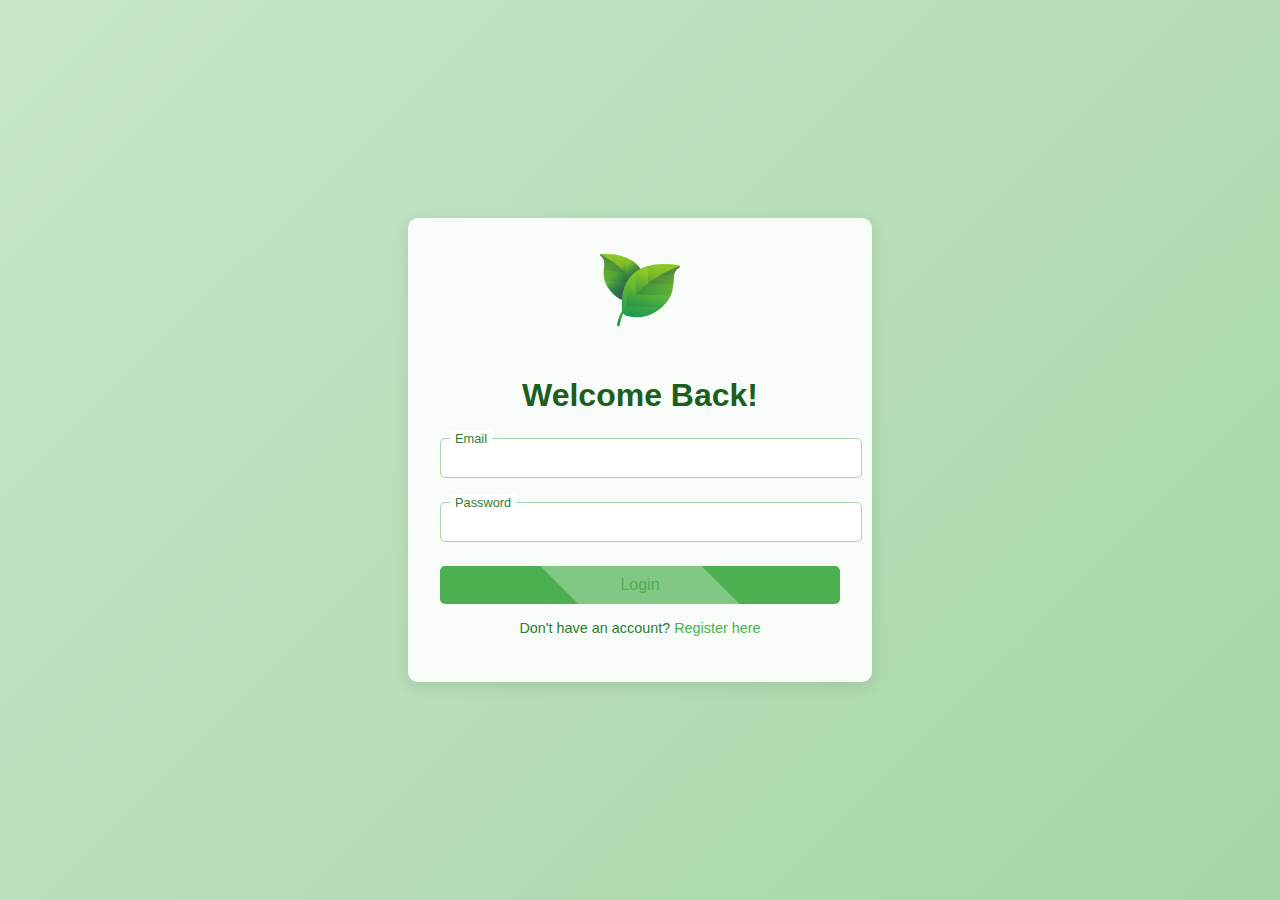
<file: index.html>
<!DOCTYPE html>
<html lang="en">
<head>
  <meta charset="UTF-8">
  <meta name="viewport" content="width=device-width, initial-scale=1.0">
  <title>Login - OxyGenie</title>
  <link rel="stylesheet" href="css/style.css">
</head> 
<body>
  <!-- Floating Leaves -->
  <div class="leaf" style="top: 10%; left: 5%;"></div>
  <div class="leaf" style="top: 20%; left: 80%;"></div>
  <div class="leaf" style="top: 50%; left: 20%;"></div>
  <div class="leaf" style="top: 70%; left: 70%;"></div>

  <div class="container">
    <div class="form-container">
      <img src="Pics/leaf.png" alt="Leaf Icon" class="leaf-icon">
      <h2>Welcome Back!</h2>
      <form id="loginForm">
        <div class="input-group">
          <input type="email" id="loginEmail" required>
          <label for="loginEmail">Email</label>
        </div>
        <div class="input-group">
          <input type="password" id="loginPassword" required>
          <label for="loginPassword">Password</label>
        </div>
        <button type="submit"><a href="home.html"><span>Login</span></a></button>
      <p>Don't have an account? <a href="register.html">Register here</a></p>
    </div>
  </div>
  <script src="js/script.js"></script>
</body>
</html>
</file>
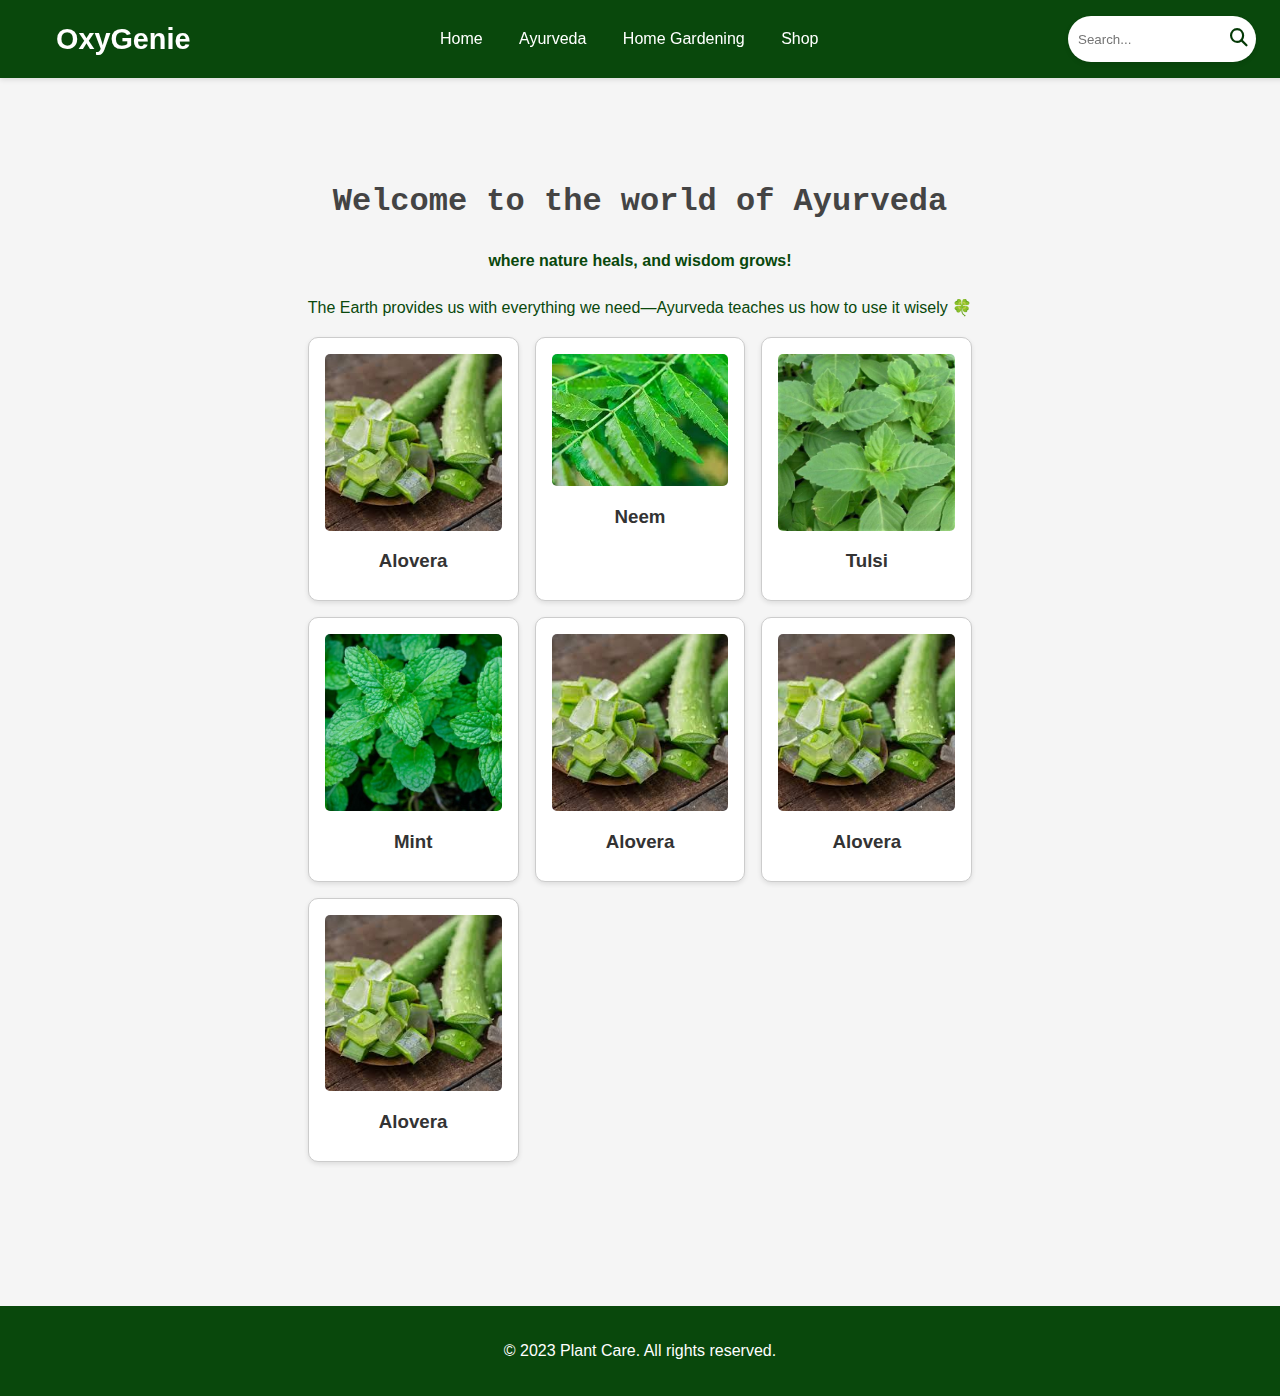
<file: ayurveda.html>
<!DOCTYPE html>
<html lang="en">
<head>
  <meta charset="UTF-8">
  <meta name="viewport" content="width=device-width, initial-scale=1.0">
  <title>OxyGenie</title>
  <link rel="stylesheet" href="https://cdnjs.cloudflare.com/ajax/libs/font-awesome/6.4.2/css/all.min.css">
  <link rel="stylesheet" href="css/ayurveda.css">
</head>
<body>
    <header>
        <div class="container">
          <h1>OxyGenie</h1>
          <nav>
            <a href="home.html">Home</a>
            <a href="ayurveda.html">Ayurveda</a>
            <a href="gardening.html">Home Gardening</a>
            <a href="shop.html">Shop</a>
          </nav>
          <div class="search-bar">
            <input type="text" placeholder="Search...">
            <a href="#">
                <i class=" fas fa-search"></i>
            </a>
          </div>
        </div>
      </header>

      <div class="cards">
        <h3 class="title">Welcome to the world of Ayurveda</h3>
        <h4>where nature heals, and wisdom grows!</h4>
        <p>The Earth provides us with everything we need—Ayurveda teaches us how to use it wisely 🍀</p>

        <div class="cards-display">

          <div class="ayur" data-name="p-1">
            <img src="Pics/aloevera.jpg" alt="">
            <h3>Alovera</h3>
          </div>

          <div class="ayur" data-name="p-2">
            <img src="Pics/Neem.jpg" alt="">
            <h3>Neem</h3>
          </div>

          <div class="ayur" data-name="p-3">
            <img src="Pics/Tulsi.jpg" alt="">
            <h3>Tulsi</h3>
          </div>

          <div class="ayur" data-name="p-4">
            <img src="Pics/Mint.jpg" alt="">
            <h3>Mint</h3>
          </div>

          <div class="ayur" data-name="p-5">
            <img src="Pics/aloevera.jpg" alt="">
            <h3>Alovera</h3>
          </div>

          <div class="ayur" data-name="p-6">
            <img src="Pics/aloevera.jpg" alt="">
            <h3>Alovera</h3>
          </div>

          <div class="ayur" data-name="p-7">
            <img src="Pics/aloevera.jpg" alt="">
            <h3>Alovera</h3>
          </div>



        </div>
      </div>

      <div class="card-preview">

        <div class="preview" data-target="p-1">
          <i class="fas fa-times"></i>
          <img src="Pics/aloevera.jpg" alt="">
          <h3>Alovera</h3>
          <r> <b>Benefits of Aloe Vera:</b><br>
            Healing & Soothing – Aloe Vera is known for its powerful healing properties, helping to soothe burns, cuts, and skin irritations.<br>
            Skin & Hair Care – It hydrates the skin, reduces acne, and promotes hair growth by nourishing the scalp.<br>
            Boosts Digestion & Immunity – Consuming Aloe Vera juice aids digestion, supports gut health, and strengthens immunity.<br>
          <br><b>How & Where to Use Aloe Vera:</b><br>
            For Skin: Apply fresh Aloe Vera gel directly to your face for hydration, sunburn relief, or acne treatment.<br>
            For Hair: Mix Aloe Vera gel with coconut oil and apply it to your scalp for stronger, shinier hair.<br>
            For Health: Drink Aloe Vera juice in moderation to improve digestion and detoxify the body.</r>
        </div>
      </div>

     
  <script src="js/ayurveda.js"></script>
  <footer>
      <p>&copy; 2023 Plant Care. All rights reserved.</p>
  </footer>

</body>
</html>
</file>
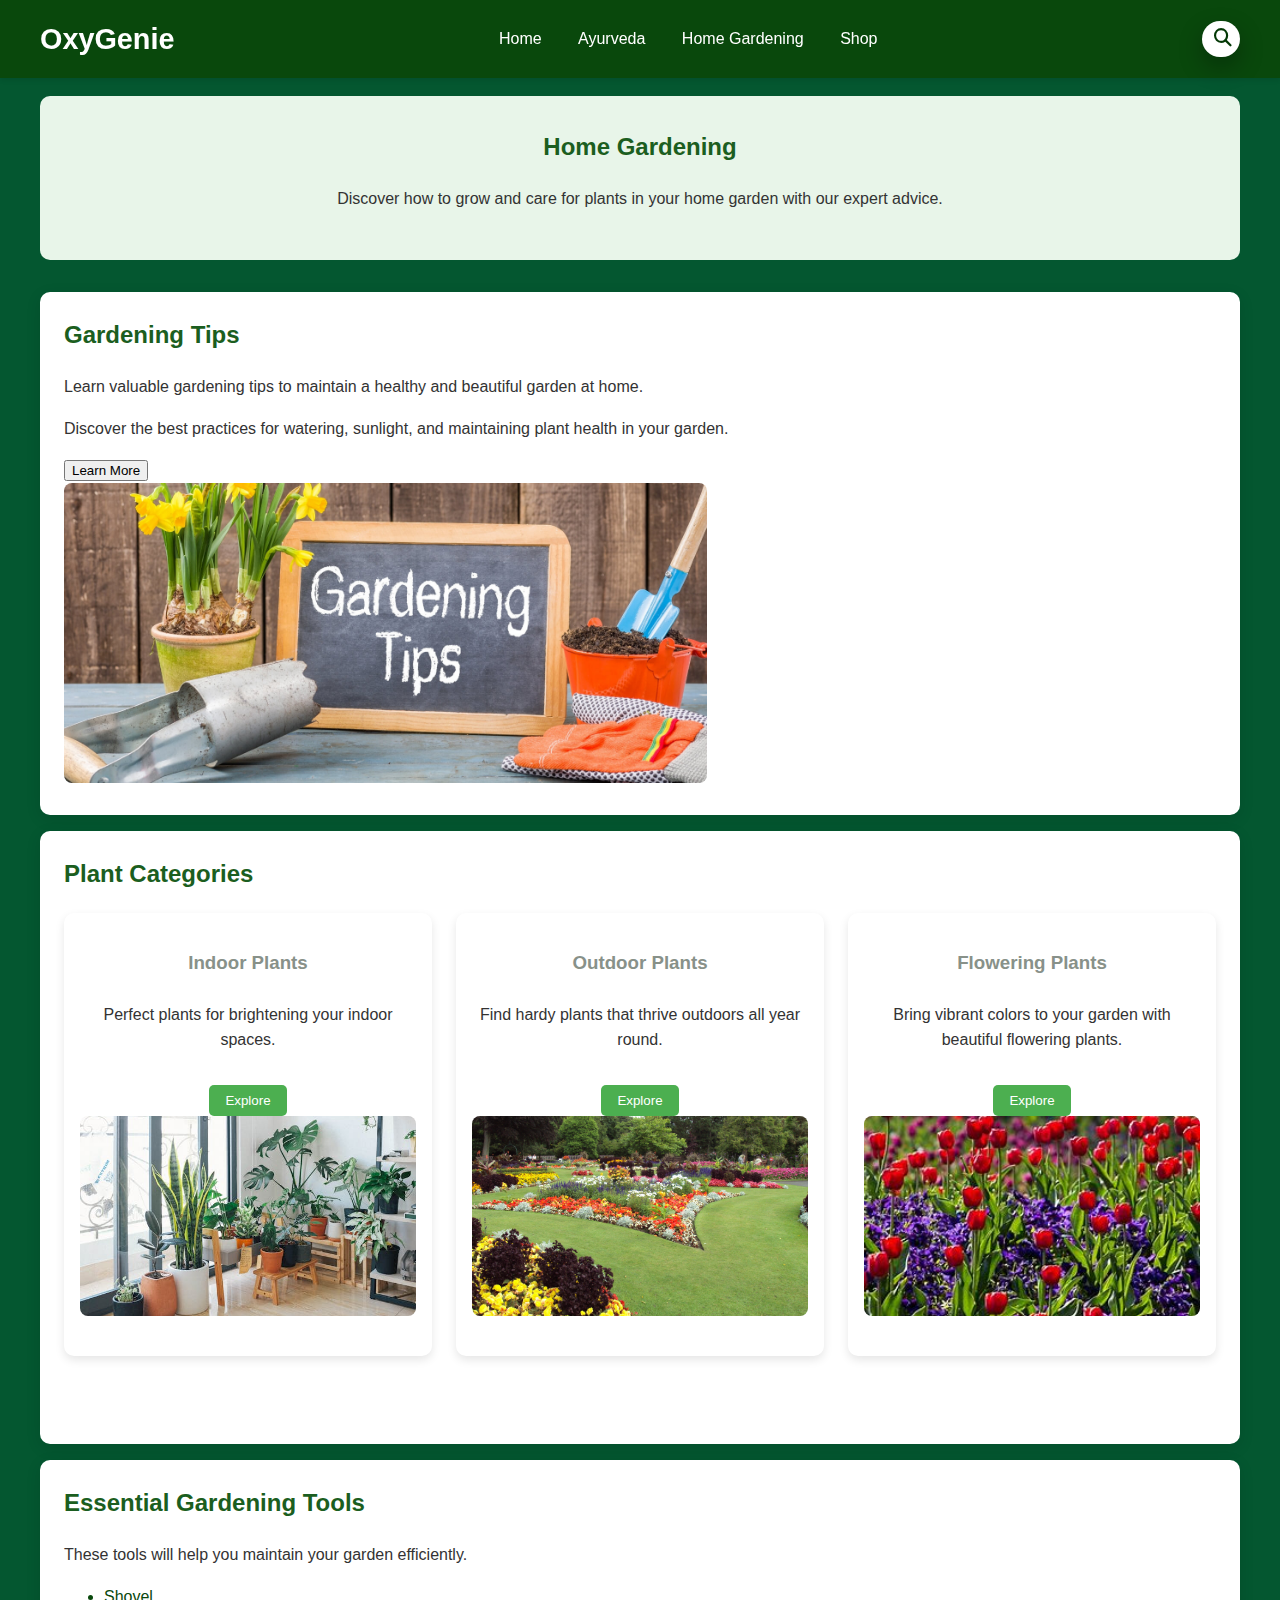
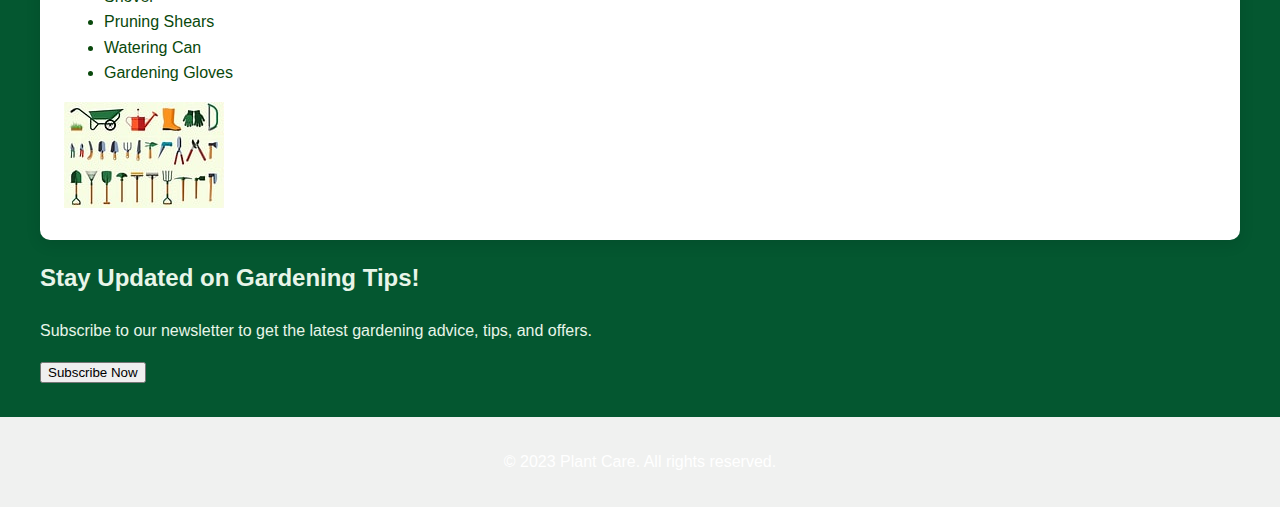
<file: gardening.html>
<!DOCTYPE html>
<html lang="en">
<head>
  <meta charset="UTF-8">
  <meta name="viewport" content="width=device-width, initial-scale=1.0">
  <title>OxyGenie</title>
  <link rel="stylesheet" href="https://cdnjs.cloudflare.com/ajax/libs/font-awesome/6.4.2/css/all.min.css">
  <link rel="stylesheet" href="css/gardening.css">

  <script>
    function performSearch() {
      var query = document.getElementById('search-input').value;
      alert("You searched for: " + query);
    }
  </script>


</head>
<body>
    <header>
        <div class="container">
          <h1>OxyGenie</h1>
          <nav>
            <a href="home.html">Home</a>
            <a href="ayurveda.html">Ayurveda</a>
            <a href="gardening.html">Home Gardening</a>
            <a href="shop.html">Shop</a>
          </nav>
          <div class="search-bar">
            <input type="text" placeholder="Search...">
            <a href="#">
                <i class=" fas fa-search"></i>
            </a>
          </div>
        </div>
      </header>

      <!-- Main Content -->
      <main>
        <div class="container">
          <!-- Hero Section -->
          <section class="hero">
            <h2>Home Gardening</h2>
            <p>Discover how to grow and care for plants in your home garden with our expert advice.</p>
          </section>
    
          <!-- Gardening Tips Section -->
          <section class="card gardening-tips">
            <h2>Gardening Tips</h2>
            <p>Learn valuable gardening tips to maintain a healthy and beautiful garden at home.</p>
            <div class="content">
              <div class="text">
                <p>Discover the best practices for watering, sunlight, and maintaining plant health in your garden.</p>
                <button>Learn More</button>
              </div>
              <div class="image-container">
                <img src="Pics/home-gardening-tips-1.jpg" alt="Gardening Tips">
              </div>
            </div>
          </section>
    
          <!-- Plant Categories Section -->
          <section class="card">
            <h2>Plant Categories</h2>
            <div class="categories">
              <div class="category">
                <h3>Indoor Plants</h3>
                <p>Perfect plants for brightening your indoor spaces.</p>
                <button>Explore</button>
                <img src="Pics/indoor.jpeg" alt="Indoor Plants">
              </div>
              <div class="category">
                <h3>Outdoor Plants</h3>
                <p>Find hardy plants that thrive outdoors all year round.</p>
                <button>Explore</button>
                <img src="Pics/outdoor.jpg" alt="Outdoor Plants">
              </div>
              <div class="category">
                <h3>Flowering Plants</h3>
                <p>Bring vibrant colors to your garden with beautiful flowering plants.</p>
                <button>Explore</button>
                <img src="Pics/flowering.jpg" alt="Flowering Plants">
              </div>
            </div>
          </section>
    
          <!-- Gardening Tools Section -->
          <section class="card">
            <h2>Essential Gardening Tools</h2>
            <p>These tools will help you maintain your garden efficiently.</p>
            <div class="Pics/tools-list">
              <ul>
                <li>Shovel</li>
                <li>Pruning Shears</li>
                <li>Watering Can</li>
                <li>Gardening Gloves</li>
              </ul>
            </div>
            <div class="image-container">
              <img src="Pics/tools.jpg" alt="Gardening Tools">
            </div>
          </section>
    
          <!-- Call to Action Section -->
          <section class="cta">
            <h2>Stay Updated on Gardening Tips!</h2>
            <p>Subscribe to our newsletter to get the latest gardening advice, tips, and offers.</p>
            <button>Subscribe Now</button>
          </section>
        </div>
      </main>
      
    
      <footer>
        <p>&copy; 2023 Plant Care. All rights reserved.</p>
      </footer>
</body>
</html>
</file>
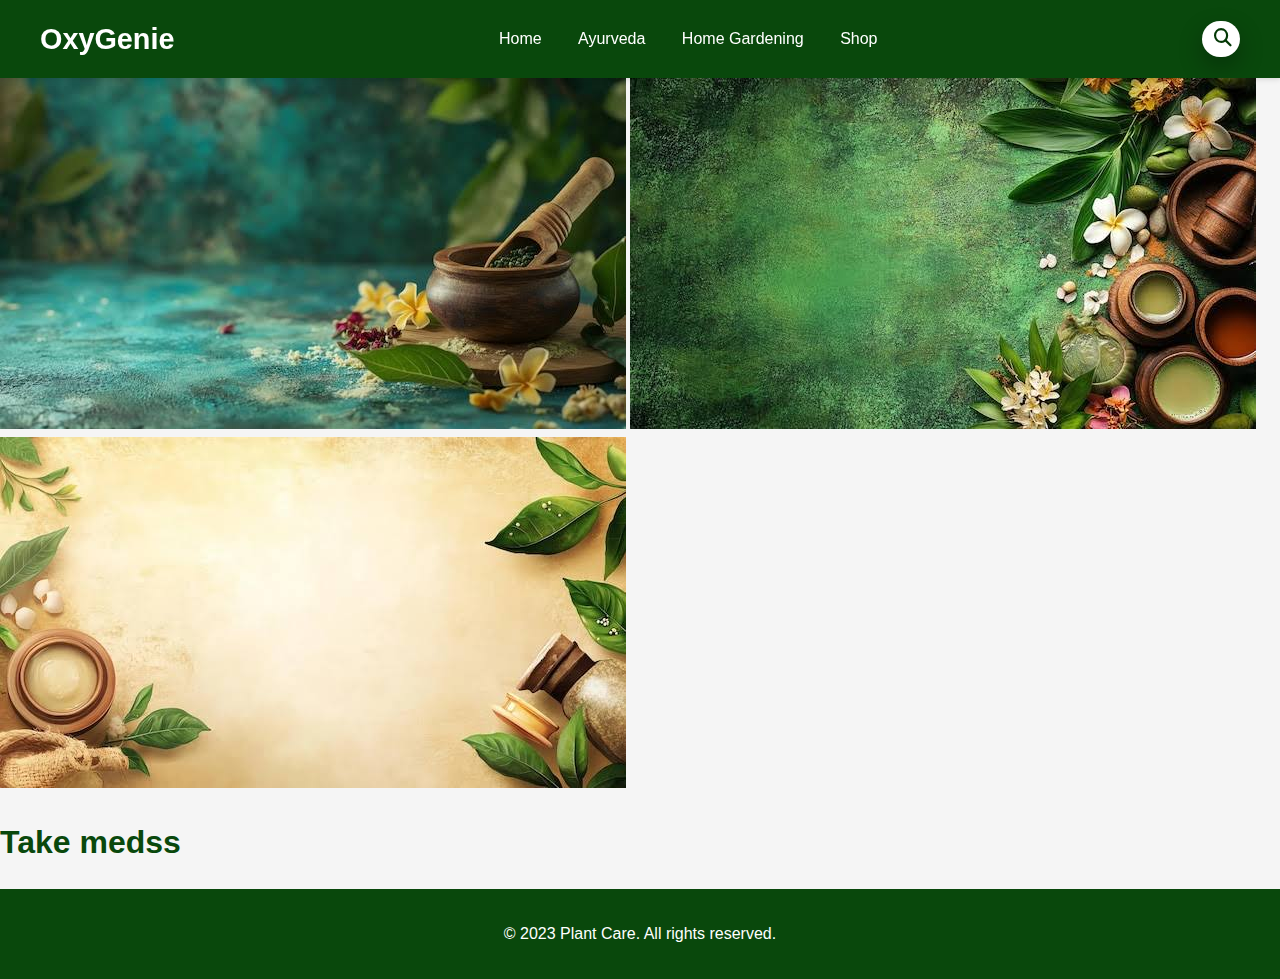
<file: home.html>
<!DOCTYPE html>
<html lang="en">
<head>
  <meta charset="UTF-8">
  <meta name="viewport" content="width=device-width, initial-scale=1.0">
  <title>OxyGenie</title>
  <link rel="stylesheet" href="https://cdnjs.cloudflare.com/ajax/libs/font-awesome/6.4.2/css/all.min.css">
  <link rel="stylesheet" href="css/home.css">
</head>
<body>

  <header>
    <div class="container">
      <h1>OxyGenie</h1>
      <nav>
        <a href="home.html">Home</a>
        <a href="ayurveda.html">Ayurveda</a>
        <a href="gardening.html">Home Gardening</a>
        <a href="shop.html">Shop</a>
      </nav>
      <div class="search-bar">
        <input type="text" placeholder="Search...">
        <a href="#">
            <i class=" fas fa-search"></i>
        </a>
      </div>
    </div>
  </header>



  <section class="section">
    <h2>Discover Nature's Best</h2>
    <div class="carousel">
        <img src="Pics/pos.jpg" alt="Plant Image 1">
        <img src="Pics/poster1.jpg" alt="Plant Image 2">
        <img src="Pics/poster2.jpg" alt="Plant Image 3">
    </div>
  </section>
  <h1>Take medss</h1>



<footer>
  <p> &copy; 2023 Plant Care. All rights reserved.</p>
</footer>

      
</body>
</html>
</file>
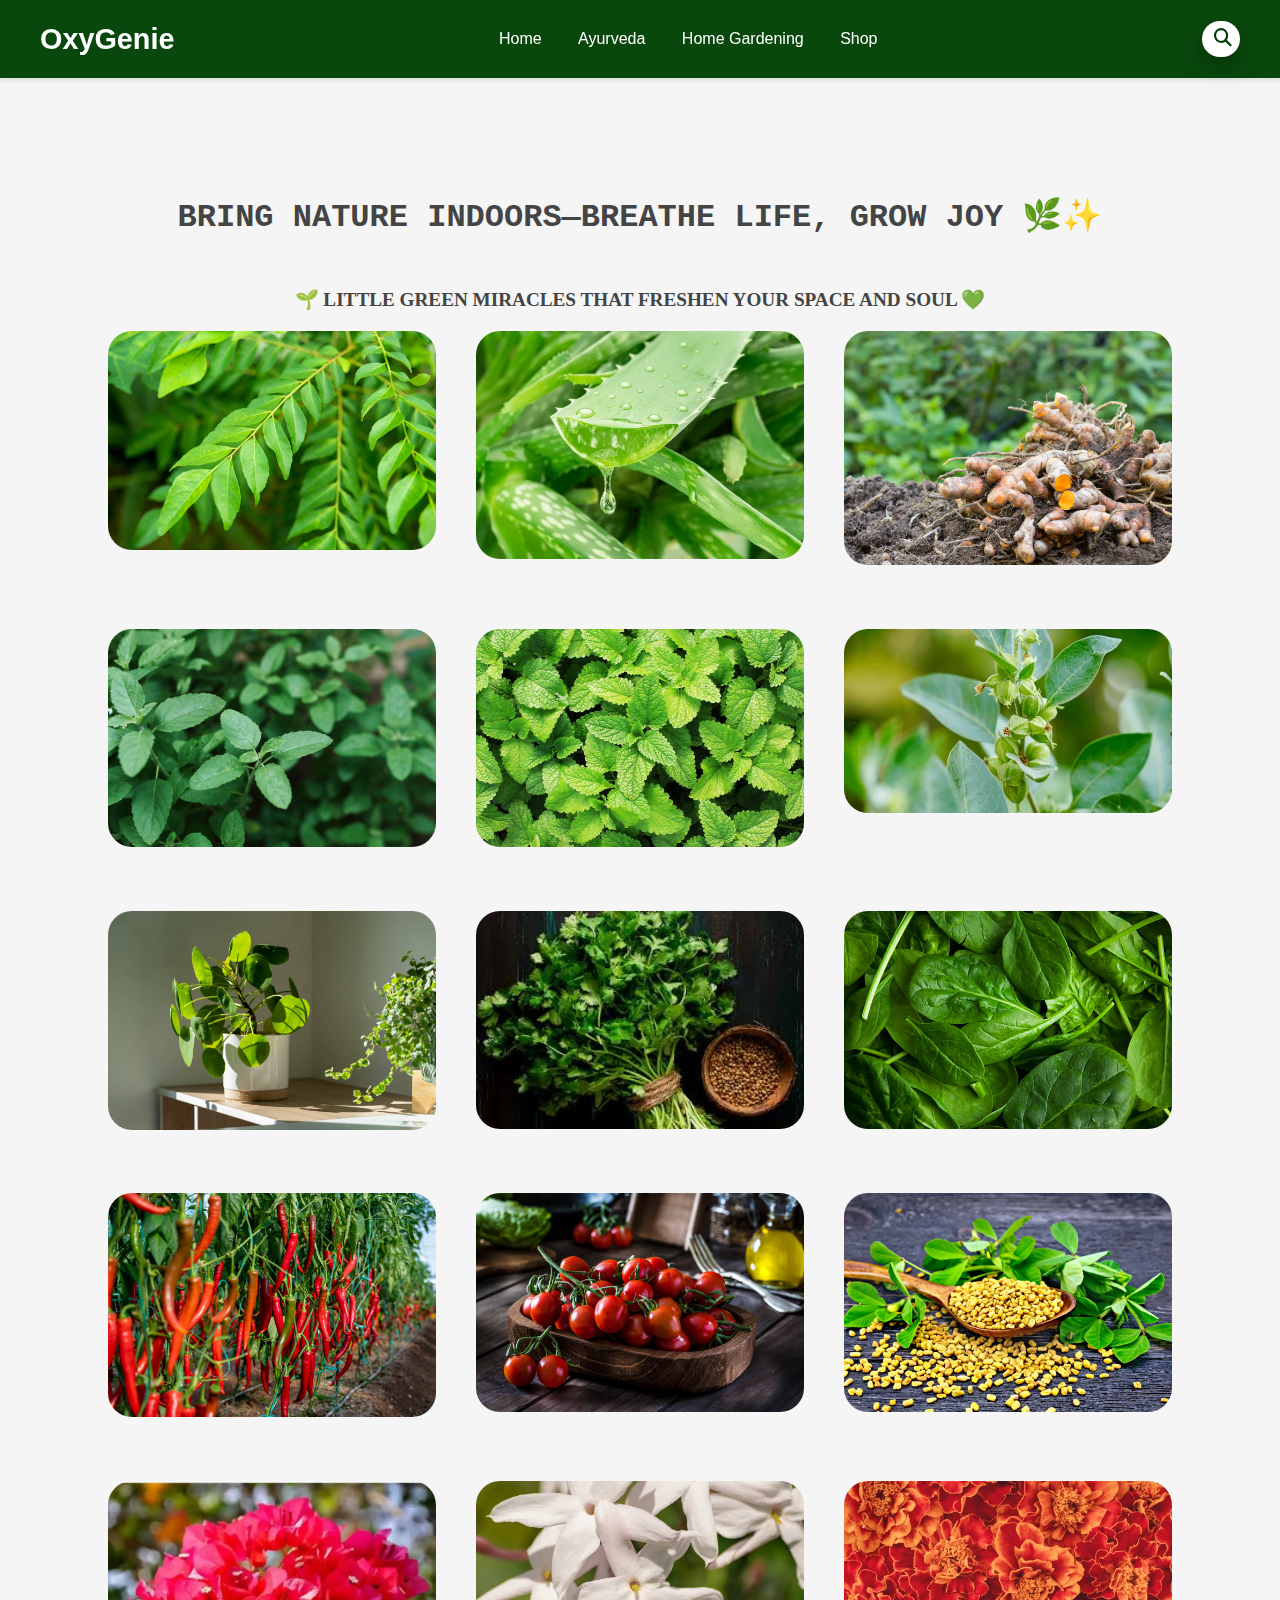
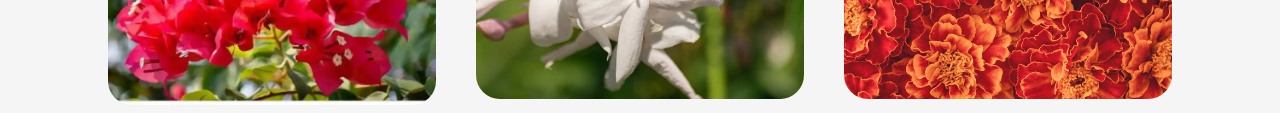
<file: indoor.html>
<!DOCTYPE html>
<html lang="en">
<head>
  <meta charset="UTF-8">
  <meta name="viewport" content="width=device-width, initial-scale=1.0">
  <title>OxyGenie</title>
  <link rel="stylesheet" href="https://cdnjs.cloudflare.com/ajax/libs/font-awesome/6.4.2/css/all.min.css">
  <link rel="stylesheet" href="css/indoor.css">
</head>
<body>
    <header>
        <div class="container">
          <h1>OxyGenie</h1>
          <nav>
            <a href="home.html">Home</a>
            <a href="ayurveda.html">Ayurveda</a>
            <a href="gardening.html">Home Gardening</a>
            <a href="shop.html">Shop</a>
          </nav>
          <div class="search-bar">
            <input type="text" placeholder="Search...">
            <a href="#">
                <i class=" fas fa-search"></i>
            </a>
          </div>
        </div>
    </header>

    <div class="cards">
        <h3 class="title">Bring nature indoors—breathe life, grow joy 🌿✨</h3>
        <h4>🌱 Little green miracles that freshen your space and soul 💚</h4>

        <div class="cards_container">
            <article class="cards_article searchable" data-name="p-1">
                <img src="Pics/CurryLeaves.jpg" alt="image" class="cards_img">
                <div class="cards_data">
                    <span class="cards_des">Curry Leaves</span><br>
                </div>
            </article>

            <article class="cards_article searchable" data-name="p-2">
                <img src="Pics/alo.webp" alt="image" class="cards_img">
                <div class="cards_data">
                    <span class="cards_des">Alovera</span><br>
                </div>
            </article>

            <article class="cards_article searchable" data-name="p-3">
                <img src="Pics/Turmeric.jpg" alt="image" class="cards_img">
                <div class="cards_data">
                    <span class="cards_des">Turmeric</span><br>
                </div>
            </article>

            <article class="cards_article searchable" data-name="p-4">
                <img src="Pics/Tulsiin.jpg" alt="image" class="cards_img">
                <div class="cards_data">
                    <span class="cards_des">Tulsi</span><br>
                </div>
            </article>

            <article class="cards_article searchable" data-name="p-5">
                <img src="Pics/mintin.jpg" alt="image" class="cards_img">
                <div class="cards_data">
                    <span class="cards_des">Mint</span><br>
                </div>
            </article>

            <article class="cards_article searchable" data-name="p-6">
                <img src="Pics/Ashwagandha.webp" alt="image" class="cards_img">
                <div class="cards_data">
                    <span class="cards_des">Ashwagandha</span><br>
                </div>
            </article>

            <article class="cards_article searchable" data-name="p-7">
                <img src="Pics/money.jpg" alt="image" class="cards_img">
                <div class="cards_data">
                    <span class="cards_des">Money Plant</span><br>
                </div>
            </article>

            <article class="cards_article searchable" data-name="p-8">
                <img src="Pics/coriander.jpg" alt="image" class="cards_img">
                <div class="cards_data">
                    <span class="cards_des">Coriander</span><br>
                </div>
            </article>

            <article class="cards_article searchable" data-name="p-9">
                <img src="Pics/Spinach.jpg" alt="image" class="cards_img">
                <div class="cards_data">
                    <span class="cards_des">Spinach</span><br>
                </div>
            </article>

            <article class="cards_article searchable" data-name="p-10">
                <img src="Pics/Chili.jpg" alt="image" class="cards_img">
                <div class="cards_data">
                    <span class="cards_des">Chili Plant</span><br>
                </div>
            </article>

            <article class="cards_article searchable" data-name="p-11">
                <img src="Pics/Cherrytomatoes.jpg" alt="image" class="cards_img">
                <div class="cards_data">
                    <span class="cards_des">Cherry Tomatoes</span><br>
                </div>
            </article>

            <article class="cards_article searchable" data-name="p-12">
                <img src="Pics/Fenugreek.jpg" alt="image" class="cards_img">
                <div class="cards_data">
                    <span class="cards_des">Fenugreek</span><br>
                </div>
            </article>

            <article class="cards_article searchable" data-name="p-13">
                <img src="Pics/bou.webp" alt="image" class="cards_img">
                <div class="cards_data">
                    <span class="cards_des"> Bougainvillea</span><br>
                </div>
            </article>

            <article class="cards_article searchable" data-name="p-14">
                <img src="Pics/jasmin.jpg" alt="image" class="cards_img">
                <div class="cards_data">
                    <span class="cards_des">Jasmin</span><br>
                </div>
            </article>

            <article class="cards_article searchable" data-name="p-15">
                <img src="Pics/Marigold.webp" alt="image" class="cards_img">
                <div class="cards_data">
                    <span class="cards_des">Marigold</span><br>
                </div>
            </article>
        </div>

    </div>

    <div class="card-preview">

        <div class="preview" data-target="p-1">
          <i class="fas fa-times"></i>
          <img src="Pics/CurryLeaves.jpg" alt="">
          <h3>Curry Leaves 🌿</h3>
          <r> <b>Easy Steps to Grow at Home</b><br>
            1.Choose the Right Pot & Soil:<br>
            -Use a medium-sized pot (8-12 inches deep) with drainage holes.<br>
            -Fill with well-draining soil mixed with compost.<br>
            2.Planting the Seeds or Cuttings:<br>
            -From Seeds: Soak seeds in water overnight before planting.<br>
            -From Cuttings: Use a 4-6 inch stem cutting from a healthy plant and plant it in moist soil.<br>
            3.Sunlight & Temperature:<br>
            -Place the plant in a sunny location (4-6 hours of sunlight daily).<br>
            -Prefers warm temperatures (20-30°C).<br>
            4.Watering:<br>
            -Keep the soil moist but not soggy.<br>
            -Water 2-3 times a week (reduce in winter).<br>
            5.Fertilization & Maintenance:<br>
            -Use organic compost or cow dung manure once a month.<br>
            -Trim the plant regularly to encourage bushy growth.<br>
          <br><b>Benifits of Curry Leaves🌿✨</b><br>
          ✔ Improves Digestion: Helps with constipation, acidity, and indigestion.<br>
          ✔ Boosts Hair Growth: Prevents dandruff and strengthens hair roots.<br>
          ✔ Controls Diabetes: Regulates blood sugar levels.<br>
          ✔ Rich in Antioxidants: Protects against infections and inflammation.<br>
          ✔ Supports Heart Health: Helps lower cholesterol levels.</r>
        </div>

        <div class="preview" data-target="p-2">
            <i class="fas fa-times"></i>
            <img src="Pics/aloevera.jpg" alt="">
            <h3>Alo  Vera🌱</h3>
            <r><b>🌱 Easy Steps to Grow Aloe Vera at Home</b><br>
            1.Choose the Right Pot 🏺<br>
             -Use a pot with drainage holes to prevent waterlogging.<br>
             -A terra-cotta or clay pot is best for airflow.<br>
            2.Select the Right Soil 🌿<br>
             -Use a well-draining succulent or cactus mix.<br>
             -You can mix sand or perlite into regular soil for better drainage.<br>
            3.Planting the Aloe Vera 🌱<br>
             -Place the Aloe Vera plant in the soil with roots covered.<br>
             -Do not water immediately; let it settle for a day.<br>
            4.Watering Schedule 💧<br>
             -Water once every 2-3 weeks (less in winter).<br>
             -Avoid overwatering; let the soil dry out between watering.<br>
            5.Sunlight Requirements ☀️<br>
             -Needs bright, indirect sunlight (3-6 hours a day).<br>
             -Keep it near a sunny window or balcony.<br>
            6.Temperature & Humidity 🌡️<br>
             -Thrives in temperatures 18°C - 30°C.<br>
             -Avoid placing it in extremely cold or damp areas.<br>
            7.Propagation (Growing More Plants) 🌱➡️🌱<br>
             -Aloe Vera produces "pups" (baby plants) around its base.<br>
             -Separate these and replant them to grow more Aloe plants!<br>
            <br><b>🌟 Benefits of Aloe Vera</b><br>
            ✅ For Skin & Beauty<br>
            -Natural moisturizer for skin.<br>
            -Helps treat sunburns & acne.<br>
            -Reduces dark spots & wrinkles.<br>
            ✅ For Hair & Scalp<br>
            -Prevents dandruff and promotes hair growth.<br>
            -Acts as a natural conditioner.<br>
            ✅ For Health<br>
            -Helps in digestion and relieves constipation.<br>
            -Boosts immunity with antioxidants.<br>
            -Reduces inflammation & heals wounds faster.<br>
            ✅ For Home & Air Purification<br>
            -Absorbs toxins from the air.<br>
            -Adds oxygen to your home environment.</r>
        </div>

        <div class="preview" data-target="p-3">
            <i class="fas fa-times"></i>
            <img src="Pics/Turmeric.jpg" alt="">
            <h3>Turmeric</h3>
            <r> <b>Easy Steps to Grow at Home</b><br>
                1.Choose the Right Pot & Soil 🏺<br>
                -Use a wide, deep pot (at least 12-15 inches deep) with drainage holes.<br>
                -Fill with loose, well-draining soil rich in organic compost.<br>
                2.Planting the Rhizomes 🌱<br>
                -Get fresh turmeric rhizomes (like ginger roots).<br>
                -Cut into small sections with at least 2-3 buds each.<br>
                -Plant 2 inches deep, buds facing upwards.<br>
                3.Watering Schedule 💧<br>
                -Keep the soil moist but not soggy.<br>
                -Water twice a week; reduce in winter.<br>
                4.Sunlight & Temperature ☀️🌡️<br>
                -Prefers warm temperatures (20-30°C).<br>
                -Needs 6-8 hours of indirect sunlight.<br>
                -Ideal for balconies, terraces, or indoor pots near a sunny window.<br>
                5.Growth & Harvesting 🌾<br>
                -Turmeric grows slowly (8-10 months).<br>
                -Leaves turn yellow when ready to harvest.<br>
                -Dig out the rhizomes, wash, and dry before use.<br>
            <br><b>🌟 Benefits of Turmeric</b><br>
            ✅ For Health & Immunity 🏥<br>
            -Contains Curcumin, which has anti-inflammatory & antioxidant properties.<br>
            -Boosts immunity and fights infections.<br>
            -Aids digestion & gut health.<br>
            ✅ For Skin & Beauty ✨<br>
            -Brightens skin and reduces acne.<br>
            -Natural anti-aging & scar-healing remedy.<br>
            ✅ For Pain & Healing 💊<br>
            -Helps in joint pain relief (great for arthritis).<br>
            -Used for wound healing and reducing swelling.<br>
            ✅ For Detox & Weight Loss 🥗<br>
            -Aids liver detoxification.<br>
            -Improves metabolism & weight management.</r>
        </div>

        <div class="preview" data-target="p-4">
            <i class="fas fa-times"></i>
            <img src="Pics/aloevera.jpg" alt="">
            <h3>Tulsi (Holy Basil)🌿</h3>
            <r><b>🌱Easy Steps to Grow Tulsi at Home</b><br>
                1.Choose the Right Pot & Soil 🏺<br>
                -Use a medium-sized pot (8-12 inches deep) with drainage holes.<br>
                -Use well-draining, nutrient-rich soil (mix garden soil with compost).<br>
                2.Planting the Seeds or Cuttings 🌱<br>
                From Seeds:<br>
                -Sow seeds ¼ inch deep in the soil.<br>
                -Keep the soil moist but not soggy.<br>
                -From Cuttings:<br>
                -Take a 4-6 inch cutting from a healthy Tulsi plant.<br>
                -Remove lower leaves and plant in moist soil.<br>
                3.Sunlight & Temperature ☀️🌡️<br>
                -Needs 5-6 hours of direct sunlight daily.<br>
                -Prefers warm temperatures (20-35°C).<br>
                4.Watering Schedule 💧<br>
                -Water lightly once every 2 days.<br>
                -Avoid overwatering to prevent root rot.<br>
                5.Pruning & Maintenance ✂️<br>
                -Trim regularly to promote bushy growth.<br>
                -Remove flowers to extend the plant’s lifespan.<br>
                6.Harvesting 🌿<br>
                -Start harvesting after 8-10 weeks.<br>
                -Pick mature leaves for best medicinal value.<br>
            <br><b>🌟 Benefits of Tulsi</b><br>
            ✅ For Health & Immunity 🏥<br>
            -Natural immunity booster (rich in antioxidants).<br>
            -Helps fight cold, cough, and flu.<br>
            -Reduces stress and anxiety.<br>
            ✅ For Digestion & Detox 🥗<br>
            -Aids digestion and gut health.<br>
            -Detoxifies the body and supports liver health.<br>
            ✅ For Skin & Hair ✨<br>
            -Prevents acne and skin infections.<br>
            -Strengthens hair and reduces dandruff.<br>
            ✅ For Air Purification 🌬️<br>
            -Tulsi purifies indoor air by absorbing toxins.<br>
            -Increases oxygen levels around the plant.</r>
        </div>

        <div class="preview" data-target="p-5">
            <i class="fas fa-times"></i>
            <img src="Pics/Mint.jpg" alt="">
            <h3> Mint🌿</h3>
            <r><b>🌱Easy Steps to Grow Mint at Home</b><br>
                1.Choose the Right Pot & Soil 🏺<br>
                -Use a wide, shallow pot (at least 8-10 inches deep) with drainage holes.<br>
                -Fill with loose, well-draining soil mixed with compost.<br>
                2.Planting the Cuttings or Seeds 🌱<br>
                From Cuttings:<br>
                -Take a 4-6 inch cutting from a healthy mint plant.<br>
                -Remove lower leaves and plant in moist soil.<br>
                From Seeds:<br>
                -Sow seeds ¼ inch deep and keep the soil moist.<br>
                -Sunlight & Temperature ☀️🌡️<br>
                -Prefers partial sunlight (4-6 hours daily).<br>
                -Grows well in temperatures 18-30°C.<br>
                3.Watering Schedule 💧<br>
                -Keep soil consistently moist (water daily in summer).<br>
                -Avoid waterlogging; ensure good drainage.<br>
                4.Pruning & Maintenance ✂️<br>
                -Trim regularly to promote bushy growth.<br>
                -Remove flowers to prevent the plant from becoming woody.<br>
                5.Harvesting 🌿<br>
                -Start harvesting after 6-8 weeks.<br>
                -Pick leaves early in the morning for the best flavor.<br>
            <br><b>🌟 Benefits of Mint</b><br>
            ✅ For Digestion & Gut Health 🍵<br>
            -Helps relieve bloating & indigestion.<br>
            -Reduces nausea and acidity.<br>
            ✅ For Skin & Hair ✨<br>
            -Treats acne and skin irritation.<br>
            -Stimulates hair growth & reduces dandruff.<br>
            ✅ For Fresh Breath & Oral Health 😁<br>
            -Natural mouth freshener.<br>
            -Fights bacteria & prevents bad breath.<br>
            ✅ For Stress & Relaxation ☕<br>
            -Acts as a natural stress reliever.<br>
            -Helps improve sleep & mental focus.</r>
        </div>

        <div class="preview" data-target="p-6">
            <i class="fas fa-times"></i>
            <img src="Pics/Ashwagandha.webp" alt="">
            <h3> Ashwagandha🌿</h3>
            <r><b>🌱Easy Steps to Grow Ashwagandha at Home</b><br>
                1.Choose the Right Pot & Soil 🏺<br>
                -Use a medium to large pot (at least 12-15 inches deep) with drainage holes.<br>
                -Use well-draining, sandy or loamy soil with compost for nutrients.<br>
                2.Planting the Seeds 🌱<br>
                -Sow seeds ¼ inch deep in the soil.<br>
                -Water lightly and keep in a warm, sunny spot.<br>
                -Germination takes 2-3 weeks.<br>
                3.Sunlight & Temperature ☀️🌡️<br>
                -Needs 6-8 hours of direct sunlight daily.<br>
                -Grows best in warm climates (20-35°C).<br>
                4.Watering Schedule 💧<br>
                -Water sparingly (once every 3-4 days).<br>
                -Avoid overwatering to prevent root rot.<br>
                5.Pruning & Maintenance ✂️<br>
                -Trim dead leaves to promote healthy growth.<br>
                -The plant grows up to 3-4 feet tall in 6-8 months.<br>
                6.Harvesting 🌿<br>
                -Harvest roots after 6-8 months when leaves start drying.<br>
                -Dry and grind the roots to make Ashwagandha powder.<br>
            <br><b>🌟 Benefits of Ashwagandha</b><br>
            ✅ For Stress & Mental Health 🧘‍♂️
            -Acts as a natural adaptogen, reducing stress & anxiety.
            -Improves focus, memory, and sleep quality.
            ✅ For Energy & Stamina ⚡
            -Boosts energy levels & reduces fatigue.
            -Enhances physical endurance & muscle recovery.
            ✅ For Immunity & Healing 🏥
            -Strengthens the immune system.
            -Has anti-inflammatory & anti-aging properties.
            ✅ For Hormonal Balance ⚖️
            -Supports thyroid & adrenal health.
            -Helps in balancing hormones & improving vitality.</r>
        </div>

        <div class="preview" data-target="p-7">
            <i class="fas fa-times"></i>
            <img src="Pics/money.jpg" alt="">
            <h3> Money Plant🌿</h3>
            <r><b>🌱Easy Steps to Grow Money Plant at Home</b><br>
                1.Choose the Right Pot & Soil 🏺<br>
                -Can be grown in soil or water.<br>
                -If using soil, choose a well-draining mix with compost.<br>
                -Use a medium-sized pot (8-12 inches deep) with drainage holes.<br>
                2.Planting the Cuttings 🌱<br>
                -Take a 4-6 inch stem cutting with at least one node.<br>
                -In Water: Place the cutting in a bottle/jar with clean water.<br>
                -In Soil: Plant the cutting in moist soil.<br>
                3.Sunlight & Temperature ☀️🌡️<br>
                -Prefers indirect sunlight (too much direct sun can burn leaves).<br>
                -Grows well in warm temperatures (18-30°C).<br>
                4.Watering Schedule 💧<br>
                -In Water: Change water every 5-7 days.<br>
                -In Soil: Water once every 3-4 days (don’t overwater).<br>
                5.Pruning & Maintenance ✂️<br>
                -Trim regularly to promote bushy growth.<br>
                -Support the plant with a stick or trellis if growing tall.<br>
                6.Propagation 🌿<br>
                -Money plants grow easily from cuttings.<br>
                -Cut a stem with a node and place it in water or soil.<br>
            <br><b>🌟 Benefits of Money Plant</b><br>
            ✅ For Home & Vastu/Feng Shui 🏠<br>
            -Symbol of prosperity & good luck.<br>
            -Believed to attract positive energy & wealth.<br>
            ✅ For Air Purification 🌬️<br>
            -Absorbs toxins like formaldehyde & benzene.<br>
            -Increases oxygen levels indoors.<br>
            ✅ For Stress Relief 🧘‍♂️<br>
            -Having greenery at home reduces stress & boosts mood.<br>
            -Creates a calm and peaceful environment.<br>
            ✅ For Easy Maintenance 🌱<br>
            -Low-maintenance & can grow in water or soil.<br>
            -Perfect for indoor spaces & offices.</r>
        </div>

        <div class="preview" data-target="p-8">
            <i class="fas fa-times"></i>
            <img src="Pics/coriander.jpg" alt="">
            <h3> Coriander🌿</h3>
            <r><b>🌱 Easy Steps to Grow Coriander at Home</b><br>
                1.Choose the Right Pot & Soil 🏺<br>
                -Use a wide, shallow pot (at least 6-8 inches deep) with drainage holes.<br>
                -Use well-draining, nutrient-rich soil (mix garden soil with compost).<br>
                2.Sowing the Seeds 🌱<br>
                -Crush whole coriander seeds lightly before sowing.<br>
                -Sow seeds ¼ inch deep, spacing them 3-4 inches apart.<br>
                -Keep the soil moist but not soggy.<br>
                3.Sunlight & Temperature ☀️🌡️<br>
                -Needs 4-6 hours of direct sunlight daily.<br>
                -Prefers cool temperatures (15-25°C); avoid extreme heat.<br>
                4.Watering Schedule 💧<br>
                -Water once every 2-3 days (keep soil slightly moist).<br>
                -Avoid overwatering, as it can cause root rot.<br>
                5.Pruning & Maintenance ✂️<br>
                -Trim outer leaves first for continuous harvest.<br>
                -Pinch off flowers to prolong leaf growth.<br>
                6.Harvesting 🌿<br>
                -Coriander is ready to harvest in 3-4 weeks.<br>
                -Cut leaves as needed, but leave some for regrowth.<br>
                
            <br><b>🌟 Benefits of Coriander</b><br>
            ✅ For Digestion & Gut Health 🍵<br>
            -Aids digestion and reduces bloating.<br>
            -Helps in detoxifying the body.<br>
            ✅ For Immunity & Healing 🏥<br>
            -Rich in antioxidants & vitamin C.<br>
            -Has anti-inflammatory & antibacterial properties.<br>
            ✅ For Skin & Hair ✨<br>
            -Clears acne & skin irritation.<br>
            -Promotes healthy hair & prevents dandruff.<br>
            ✅ For Flavor & Cooking 🍽️<br>
            -Used as a fresh herb in various dishes.<br>
            -Enhances the taste & aroma of food.<br></r>
        </div>

        <div class="preview" data-target="p-9">
            <i class="fas fa-times"></i>
            <img src="Pics/Spinach.jpg" alt="">
            <h3> Spinach 🌿</h3>
            <r><b>🌱 Easy Steps to Grow Spinach at Home</b><br>
                1.Choose the Right Pot & Soil 🏺<br>
                -Use a wide, shallow pot (at least 6-8 inches deep) with drainage holes.<br>
                -Use well-draining, nutrient-rich soil (mix garden soil with compost).<br>
                2.Sowing the Seeds 🌱<br>
                -Sow seeds ½ inch deep and 2-3 inches apart.<br>
                -Keep the soil moist but not soggy.<br>
                -Germination occurs in 5-10 days.<br>
                3.Sunlight & Temperature ☀️🌡️<br>
                -Prefers partial to full sunlight (4-6 hours daily).<br>
                -Thrives in cool temperatures (10-25°C).<br>
                4.Watering Schedule 💧<br>
                -Water every 2-3 days, keeping the soil evenly moist.<br>
                -Avoid overwatering to prevent root rot.<br>
                5.Pruning & Maintenance ✂️<br>
                -Thin out crowded seedlings for better growth.<br>
                -Regularly remove yellow or damaged leaves.<br>
                6.Harvesting 🌿<br>
                -Ready to harvest in 4-6 weeks.<br>
                -Pick outer leaves first to allow continuous growth.<br>
                
            <br><b>🌟 Benefits of Spinach</b><br>
            ✅ For Health & Immunity 🏥<br>
            -Rich in iron, vitamins A, C, and K.<br>
            -Boosts immunity and promotes overall health.<br>
            ✅ For Digestion & Weight Loss 🍃<br>
            -High in fiber, aiding digestion and weight management.<br>
            ✅ For Skin & Hair ✨<br>
            -Contains antioxidants that improve skin health.<br>
            -Promotes hair growth and strengthens roots.<br>
            ✅ For Heart & Bone Health ❤️🦴<br>
            -Lowers blood pressure and supports bone strength.<br>
            -Good for heart health and reducing cholesterol levels.<br></r>
        </div>

        <div class="preview" data-target="p-10">
            <i class="fas fa-times"></i>
            <img src="Pics/Chili.jpg" alt="">
            <h3> Chilli 🌶️</h3>
            <r><b>🌱 Easy Steps to Grow Chilli at Home</b><br>
                1.Choose the Right Pot & Soil 🏺<br>
                -Use a pot **at least 12 inches deep** with drainage holes.<br>
                -Use **well-draining soil** with compost for nutrients.<br>
                2.Sowing the Seeds 🌱<br>
                -Sow seeds **¼ inch deep** in moist soil.<br>
                -Keep the soil warm; germination takes **7-10 days**.<br>
                3.Sunlight & Temperature ☀️🌡️<br>
                -Needs **6-8 hours of direct sunlight** daily.<br>
                -Grows best in **warm temperatures (20-30°C)**.<br>
                4.Watering Schedule 💧<br>
                -Water **every 2-3 days**, keeping soil slightly moist.<br>
                -Avoid overwatering to prevent root rot.<br>
                5.Pruning & Maintenance ✂️<br>
                -Pinch off early flowers to **promote bushier growth**.<br>
                -Support taller plants with stakes if needed.<br>
                6.Harvesting 🌿<br>
                -Chillies are ready to harvest in **60-80 days**.<br>
                -Pick **green for mild spice** or **red for maximum heat**.<br>
                
            <br><b>🌟 Benefits of Chilli</b><br>
            ✅ For Metabolism & Weight Loss 🔥<br>
            -Boosts metabolism and **helps in fat burning**.<br>
            ✅ For Immunity & Heart Health ❤️<br>
            -Rich in **vitamins A & C**, strengthening immunity.<br>
            -Improves blood circulation and **lowers cholesterol**.<br>
            ✅ For Digestion & Pain Relief 🍽️<br>
            -Stimulates digestion and **reduces bloating**.<br>
            -Contains **capsaicin**, which acts as a natural pain reliever.<br>
            ✅ For Skin & Hair ✨<br>
            -Promotes **healthy skin** and reduces signs of aging.<br>
            -Boosts **hair growth by improving blood circulation**.<br></r>
        </div>

        <div class="preview" data-target="p-11">
            <i class="fas fa-times"></i>
            <img src="Pics/Cherrytomatoes.jpg" alt="">
            <h3> Cherry Tomatoes 🍅</h3>
            <r><b>🌱 Easy Steps to Grow Cherry Tomatoes at Home</b><br>
                1.Choose the Right Pot & Soil 🏺<br>
                -Use a **deep pot (at least 12-16 inches deep)** with drainage holes.<br>
                -Use **nutrient-rich, well-draining soil** mixed with compost.<br>
                2.Sowing the Seeds 🌱<br>
                -Sow seeds **¼ inch deep** in moist soil.<br>
                -Germination takes **5-10 days**.<br>
                3.Sunlight & Temperature ☀️🌡️<br>
                -Needs **6-8 hours of direct sunlight** daily.<br>
                -Grows best in **warm temperatures (18-30°C)**.<br>
                4.Watering Schedule 💧<br>
                -Water **every 2-3 days**, keeping the soil evenly moist.<br>
                -Avoid overwatering to prevent fungal diseases.<br>
                5.Pruning & Maintenance ✂️<br>
                -Support the plant with **stakes or a trellis** for better growth.<br>
                -Remove **lower leaves & suckers** to promote air circulation.<br>
                6.Harvesting 🍅<br>
                -Cherry tomatoes are ready to harvest in **60-80 days**.<br>
                -Pick when they turn **bright red, orange, or yellow**, depending on the variety.<br>
            
            <br><b>🌟 Benefits of Cherry Tomatoes</b><br>
            ✅ For Skin & Anti-Aging ✨<br>
            -Rich in **antioxidants & vitamin C**, promoting glowing skin.<br>
            ✅ For Heart & Eye Health ❤️👀<br>
            -Contains **lycopene**, which supports heart health.<br>
            -Improves **vision & eye protection**.<br>
            ✅ For Immunity & Digestion 🏥<br>
            -Boosts immunity with **vitamins A & K**.<br>
            -High fiber content supports **healthy digestion**.<br>
            ✅ For Weight Loss & Hydration 💦<br>
            -Low in calories & high in water content, aiding in weight management.<br></r>
        </div>

        <div class="preview" data-target="p-12">
            <i class="fas fa-times"></i>
            <img src="Pics/Fenugreek.jpg" alt="">
            <h3> Fenugreek (Methi) 🌿</h3>
            <r><b>🌱 Easy Steps to Grow Fenugreek at Home</b><br>
            1.Choose the Right Pot & Soil 🏺<br>
            -Use a **wide, shallow pot (at least 6-8 inches deep)** with drainage holes.<br>
            -Use **well-draining, loamy soil** mixed with compost.<br>
            2.Sowing the Seeds 🌱<br>
            -Soak fenugreek seeds in water overnight for faster germination.<br>
            -Sprinkle seeds **evenly over the soil** and cover with a thin layer of soil.<br>
            -Germination takes **3-5 days**.<br>
            3.Sunlight & Temperature ☀️🌡️<br>
            -Needs **4-6 hours of sunlight** daily.<br>
            -Thrives in **cool to warm temperatures (15-25°C)**.<br>
            4.Watering Schedule 💧<br>
            -Water **lightly every day** to keep the soil moist.<br>
            -Avoid overwatering, as fenugreek prefers slightly dry conditions.<br>
            5.Pruning & Maintenance ✂️<br>
            -Thin out overcrowded seedlings to ensure proper growth.<br>
            -Harvest leaves **regularly to encourage bushier growth**.<br>
            6.Harvesting 🌿<br>
            -Leaves are ready for harvest in **2-3 weeks**.<br>
            -For seeds, wait **3 months** until pods dry and turn brown.<br>
            <br><b>🌟 Benefits of Fenugreek</b><br>
            ✅ For Digestion & Weight Loss 🍃<br>
            -Rich in **fiber**, aiding digestion and reducing bloating.<br>
            -Helps control appetite and **supports weight management**.<br>
            ✅ For Diabetes & Heart Health ❤️<br>
            -Regulates **blood sugar levels** and improves insulin sensitivity.<br>
            -Lowers **bad cholesterol (LDL)** and supports heart health.<br>
            ✅ For Skin & Hair ✨<br>
            -Treats **acne & skin inflammation**.<br>
            -Promotes **hair growth & reduces dandruff**.<br>
            ✅ For Women's Health ⚖️<br>
            -Supports **hormonal balance** and eases menstrual cramps.<br>
            -Enhances **milk production** in nursing mothers.<br></r>
        </div>

        <div class="preview" data-target="p-13">
            <i class="fas fa-times"></i>
            <img src="Pics/bou.webp" alt="">
            <h3> Bougainvillea 🌸</h3>
            <r><b>🌱 Easy Steps to Grow Bougainvillea at Home</b><br>
            1.Choose the Right Pot & Soil 🏺<br>
            -Use a **large pot (at least 12-16 inches deep)** with drainage holes.<br>
            -Prefers **well-draining, slightly sandy or loamy soil**.<br>
            2.Planting & Propagation 🌱<br>
            -Can be grown from **cuttings or saplings**.<br>
            -For cuttings: Take a **6-8 inch stem**, dip in rooting hormone, and plant in moist soil.<br>
            -Ensure proper spacing if planting in a garden.<br>
            3.Sunlight & Temperature ☀️🌡️<br>
            -Needs **6-8 hours of direct sunlight** daily.<br>
            -Grows best in **warm temperatures (20-35°C)**.<br>
            4.Watering Schedule 💧<br>
            -Water **deeply but infrequently** (once every 3-4 days).<br>
            -Allow the soil to dry out between waterings.<br>
            5.Pruning & Maintenance ✂️<br>
            -Prune regularly to **promote flowering & shape the plant**.<br>
            -Use a **trellis or fence** for support if growing as a climber.<br>
            6.Flowering & Growth 🌿<br>
            -Blooms best when slightly **underwatered & stressed**.<br>
            -Flowers appear in cycles, usually **every 4-6 weeks**.<br>
        
            <br><b>🌟 Benefits of Bougainvillea</b><br>
            ✅ For Decorative & Landscaping Purposes 🌿<br>
            -Adds **vibrant colors** to gardens, balconies, and fences.<br>
            -Can be grown as a **climber, hedge, or potted plant**.<br>
            ✅ For Low Maintenance & Drought Resistance ☀️<br>
            -Requires **minimal care** once established.<br>
            -Thrives in **hot and dry climates**.<br>
            ✅ For Air Purification 🌬️<br>
            -Helps improve **air quality** by absorbing pollutants.<br>
            ✅ For Medicinal Uses 🌱<br>
            -Traditionally used in herbal remedies for **coughs & colds**.<br>
            -Tea made from **bougainvillea flowers** is believed to boost immunity.<br></r>
        </div>

        <div class="preview" data-target="p-14">
            <i class="fas fa-times"></i>
            <img src="Pics/jasmin.webp" alt="">
            <h3> Jasmine 🌼</h3>
            <r><b>🌱 Easy Steps to Grow Jasmine at Home</b><br>
            1.Choose the Right Pot & Soil 🏺<br>
            -Use a **medium to large pot (at least 12-16 inches deep)** with drainage holes.<br>
            -Use **well-draining, loamy soil** rich in compost.<br>
            2.Planting & Propagation 🌱<br>
            -Can be grown from **cuttings or saplings**.<br>
            -For cuttings: Take a **6-8 inch stem**, dip in rooting hormone, and plant in moist soil.<br>
            -Water lightly until roots develop (about 3-4 weeks).<br>
            3.Sunlight & Temperature ☀️🌡️<br>
            -Needs **4-6 hours of direct sunlight** daily.<br>
            -Grows best in **warm temperatures (15-30°C)**.<br>
            4.Watering Schedule 💧<br>
            -Water **regularly** but avoid overwatering.<br>
            -Soil should be moist but not soggy.<br>
            5.Pruning & Maintenance ✂️<br>
            -Prune after flowering to **encourage bushy growth**.<br>
            -Use a **trellis or fence** for support if growing as a climber.<br>
            6.Flowering & Growth 🌸<br>
            -Blooms during **spring and summer**.<br>
            -Flowers are highly **fragrant and attract pollinators**.<br>
        
            <br><b>🌟 Benefits of Jasmine</b><br>
            ✅ For Aromatherapy & Relaxation 🧘‍♀️<br>
            -Jasmine’s fragrance **reduces stress and anxiety**.<br>
            -Used in **essential oils and perfumes** for relaxation.<br>
            ✅ For Air Purification 🌬️<br>
            -Absorbs toxins and improves **indoor air quality**.<br>
            ✅ For Skin & Hair ✨<br>
            -Jasmine oil is used to **moisturize skin & reduce scars**.<br>
            -Strengthens hair and **prevents dandruff**.<br>
            ✅ For Herbal & Medicinal Uses 🌱<br>
            -Jasmine tea boosts **immunity & aids digestion**.<br>
            -Traditionally used for **reducing insomnia & improving mood**.<br></r>
        </div>

        <div class="preview" data-target="p-15">
            <i class="fas fa-times"></i>
            <img src="Pics/Marigold.webp" alt="">
            <h3> Marigold 🌼</h3>
            <r><b>🌱 Easy Steps to Grow Marigold at Home</b><br>
            1.Choose the Right Pot & Soil 🏺<br>
            -Use a **medium-sized pot (8-12 inches deep)** with drainage holes.<br>
            -Prefers **well-draining, sandy or loamy soil** rich in organic matter.<br>
            2.Sowing the Seeds 🌱<br>
            -Sow marigold seeds **¼ inch deep** in moist soil.<br>
            -Keep in a **warm spot**, and germination occurs within **5-7 days**.<br>
            3.Sunlight & Temperature ☀️🌡️<br>
            -Needs **6-8 hours of direct sunlight** daily.<br>
            -Grows best in **warm temperatures (18-30°C)**.<br>
            4.Watering Schedule 💧<br>
            -Water **every 2-3 days**, keeping the soil slightly moist.<br>
            -Avoid overwatering, as marigolds prefer **dry soil conditions**.<br>
            5.Pruning & Maintenance ✂️<br>
            -Pinch off **dead flowers** to encourage continuous blooming.<br>
            -Trim excess branches to promote **bushier growth**.<br>
            6.Flowering & Growth 🌼<br>
            -Blooms in **4-6 weeks after planting**.<br>
            -Flowers last throughout **spring, summer, and early fall**.<br>
            
            <br><b>🌟 Benefits of Marigold</b><br>
            ✅ For Pest Control 🐛<br>
            -Marigolds **repel mosquitoes, aphids, and nematodes**.<br>
            -Used as a **companion plant** to protect vegetables.<br>
            ✅ For Skin & Healing ✨<br>
            -Marigold extracts help **heal wounds, burns, and skin irritations**.<br>
            -Used in **lotions & herbal treatments** for healthy skin.<br>
            ✅ For Air Purification 🌬️<br>
            -Improves **indoor and outdoor air quality**.<br>
            ✅ For Religious & Decorative Use 🎉<br>
            -Widely used in **festivals, weddings, and rituals**.<br>
            -Adds a **bright & cheerful look** to gardens.<br></r>
        </div>



      </div>



      
    

      


      <script src="js/indoor.js"></script>
      
</body>
</html>
</file>
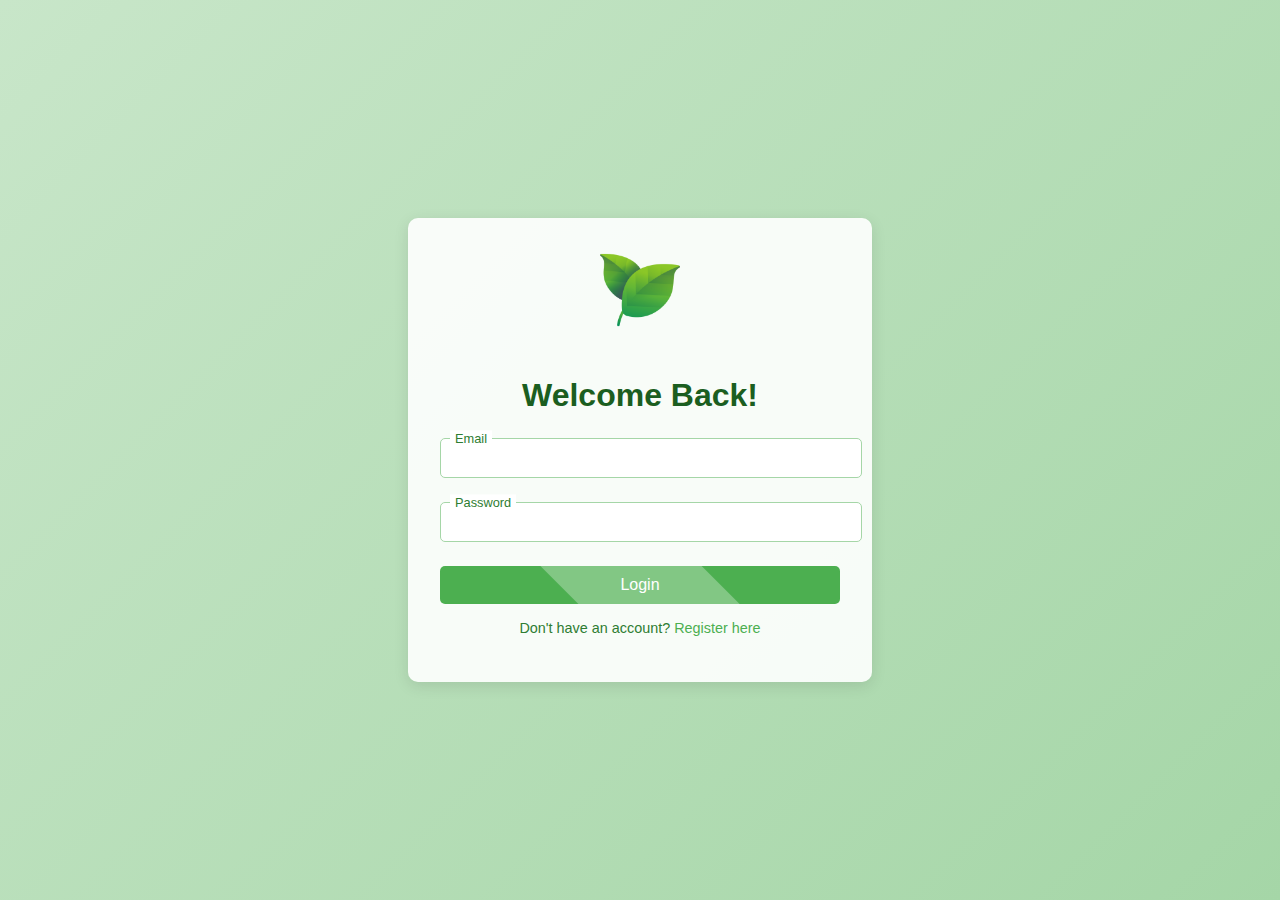
<file: login.html>
<!DOCTYPE html>
<html lang="en">
<head>
  <meta charset="UTF-8">
  <meta name="viewport" content="width=device-width, initial-scale=1.0">
  <title>Login - OxyGenie</title>
  <link rel="stylesheet" href="css/style.css">
</head> 
<body> 
  <!-- Floating Leaves -->
  <div class="leaf" style="top: 10%; left: 5%;"></div>
  <div class="leaf" style="top: 20%; left: 80%;"></div>
  <div class="leaf" style="top: 50%; left: 20%;"></div>
  <div class="leaf" style="top: 70%; left: 70%;"></div>
  


  <div class="container">
    <div class="form-container">
      <img src="Pics/leaf.png" alt="Leaf Icon" class="leaf-icon">
      <h2>Welcome Back!</h2>
      <form id="loginForm">
        <div class="input-group">
          <input type="email" id="loginEmail" required>
          <label for="loginEmail">Email</label>
        </div>
        <div class="input-group">
          <input type="password" id="loginPassword" required>
          <label for="loginPassword">Password</label>
        </div>
        <button type="submit"><a href="home.html"></a><span>Login</span></button>
      <p>Don't have an account? <a href="register.html">Register here</a></p>
    </div>
  </div>
  <script src="js/script.js"></script>

</body>
</html>
</file>
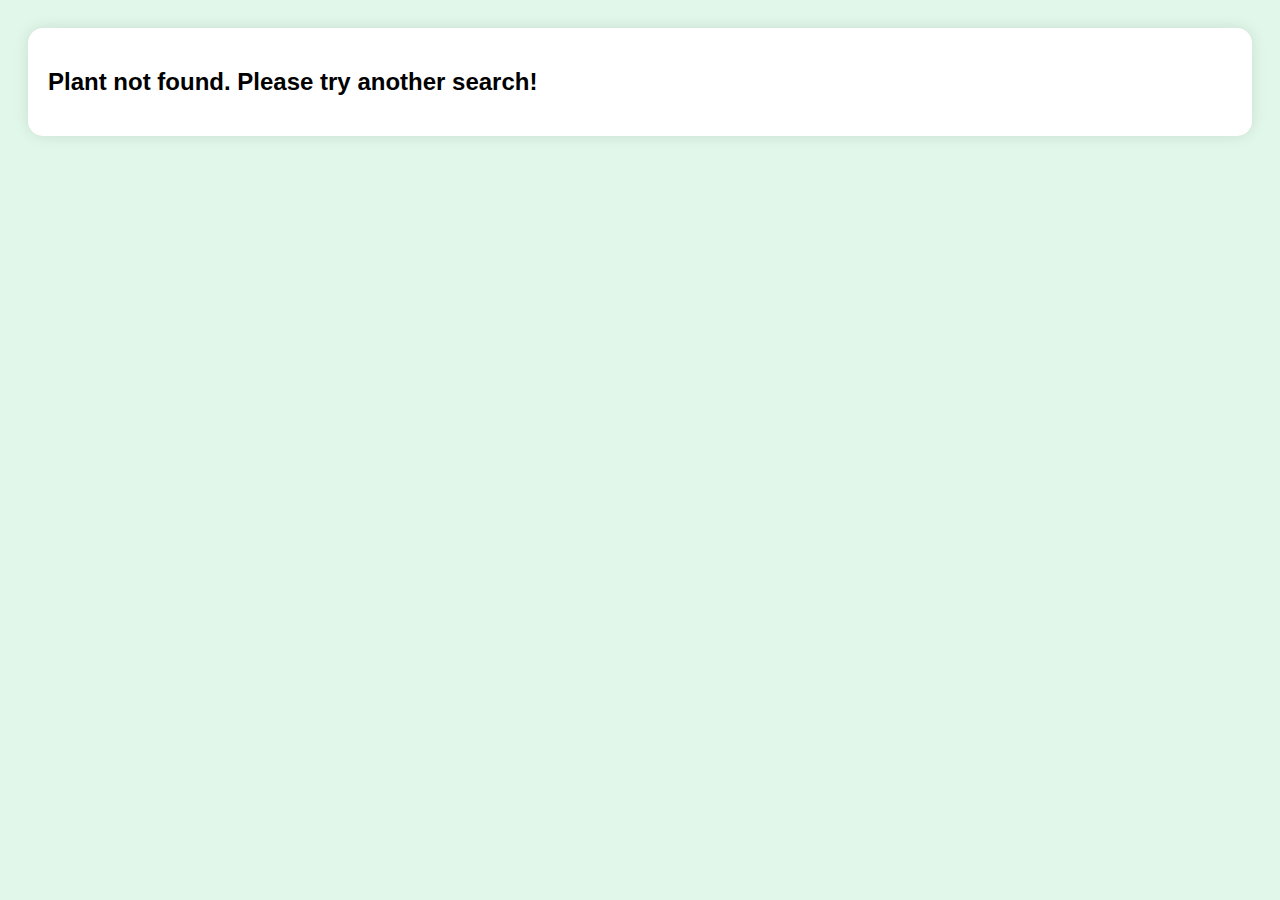
<file: plant.html>
<!DOCTYPE html>
<html lang="en">
<head>
    <meta charset="UTF-8">
    <title>Plant Details</title>
    <style>
        body {
            font-family: Arial, sans-serif;
            padding: 20px;
            background: #e0f7e9;
        }
        .plant-card {
            background: white;
            padding: 20px;
            border-radius: 15px;
            box-shadow: 0 0 15px rgba(0,0,0,0.1);
        }
    </style>
</head>
<body>

<div class="plant-card" id="plantDetails">
    <!-- Plant details will appear here -->
</div>

<script>
// Step 1: Get the plant name from URL
const urlParams = new URLSearchParams(window.location.search);
const plantName = urlParams.get('name');

// Step 2: Create plant database (can be expanded)
const plantDatabase = {
    "aloevera": {
        name: "Aloe Vera",
        benefits: "Soothes burns, improves skin health, aids digestion.",
        growing: "Needs bright, indirect sunlight. Water deeply but infrequently."
    },
    "tulsi": {
        name: "Tulsi (Holy Basil)",
        benefits: "Boosts immunity, reduces stress, purifies air.",
        growing: "Requires warm temperature and regular watering."
    },
    "neem": {
        name: "Neem",
        benefits: "Antibacterial, purifies blood, promotes oral health.",
        growing: "Thrives in hot, dry conditions. Requires minimal water."
    }
};

// Step 3: Display plant details
const details = plantDatabase[plantName];

if (details) {
    document.getElementById('plantDetails').innerHTML = `
        <h1>${details.name}</h1>
        <h3>Benefits:</h3>
        <p>${details.benefits}</p>
        <h3>Growing Parameters:</h3>
        <p>${details.growing}</p>
    `;
} else {
    document.getElementById('plantDetails').innerHTML = `<h2>Plant not found. Please try another search!</h2>`;
}
</script>

</body>
</html>
</file>
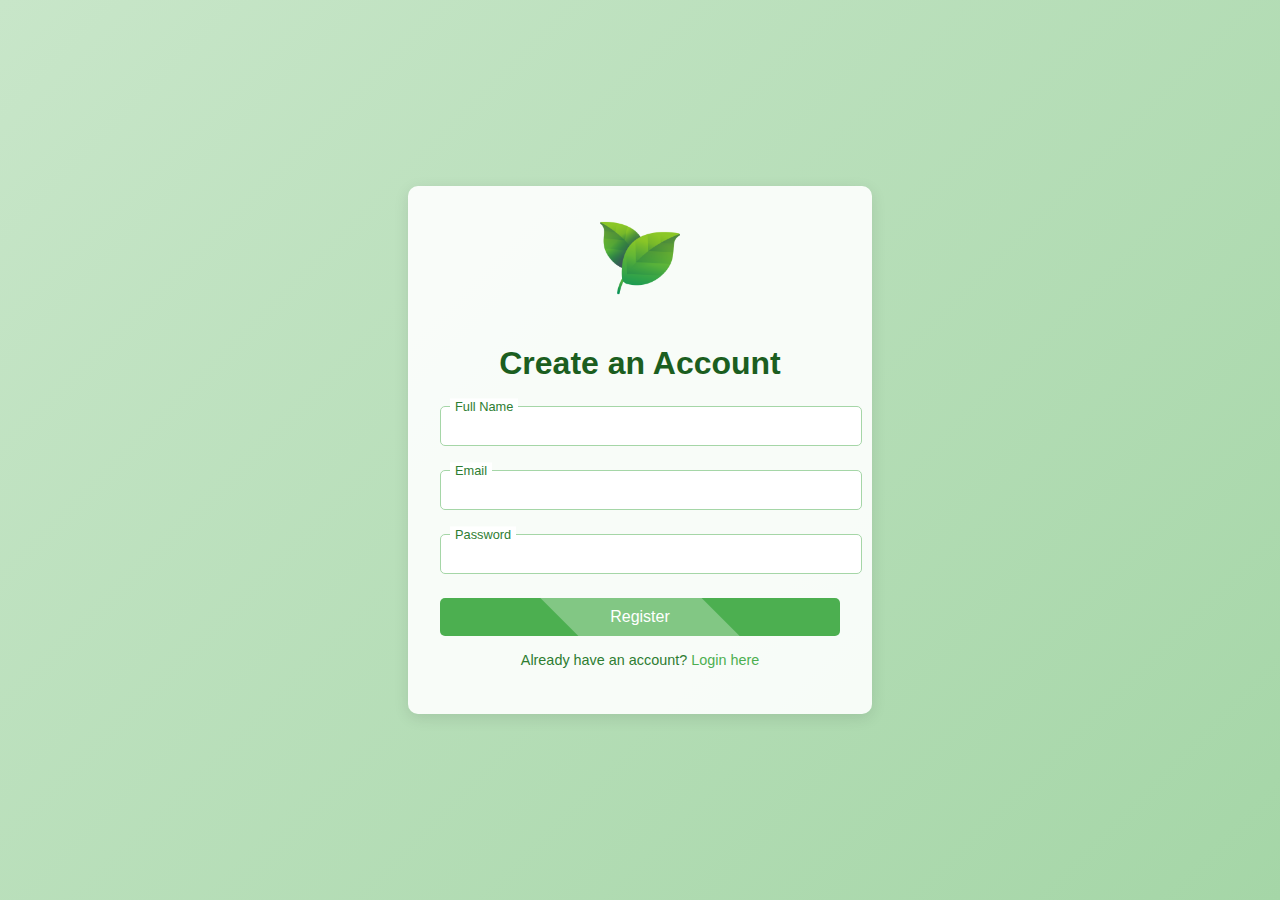
<file: register.html>
<!DOCTYPE html>
<html lang="en">
<head>
  <meta charset="UTF-8">
  <meta name="viewport" content="width=device-width, initial-scale=1.0">
  <title>Register - OxyGenie</title>
  <link rel="stylesheet" href="css/style.css">
</head>
<body>
  <!-- Floating Leaves -->
  <div class="leaf" style="top: 10%; left: 5%;"></div>
  <div class="leaf" style="top: 20%; left: 80%;"></div>
  <div class="leaf" style="top: 50%; left: 20%;"></div>
  <div class="leaf" style="top: 70%; left: 70%;"></div>

  <div class="container">
    <div class="form-container">
      <img src="Pics/leaf.png" alt="Leaf Icon" class="leaf-icon">
      <h2>Create an Account</h2>
      <form id="registerForm">
        <div class="input-group">
          <input type="text" id="registerName" required>
          <label for="registerName">Full Name</label>
        </div>
        <div class="input-group">
          <input type="email" id="registerEmail" required>
          <label for="registerEmail">Email</label>
        </div>
        <div class="input-group">
          <input type="password" id="registerPassword" required>
          <label for="registerPassword">Password</label>
        </div>
        <button type="submit"><span>Register</span></button>
      </form>
      <p>Already have an account? <a href="index.html">Login here</a></p>
    </div>
  </div>
  <script src="js/script.js"></script>
</body>
</html>
</file>
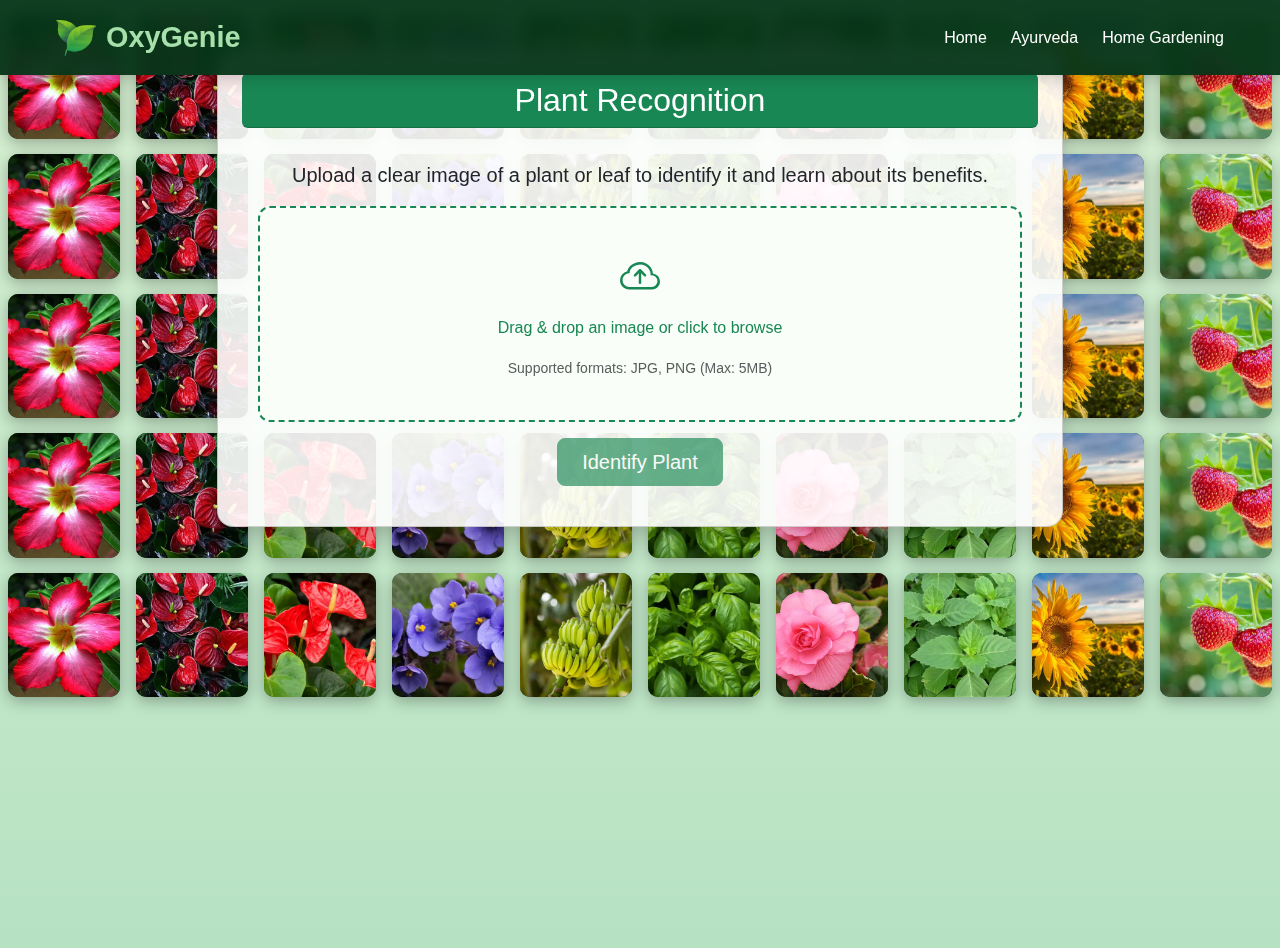
<file: scan.html>
<!DOCTYPE html>
<html lang="en">
<head>
  <meta charset="UTF-8" />
  <meta name="viewport" content="width=device-width, initial-scale=1.0"/>
  <title>OxyGenie - Plant Scanner</title>
  <link href="https://cdn.jsdelivr.net/npm/bootstrap@5.3.0/dist/css/bootstrap.min.css" rel="stylesheet"/>
  <link href="https://cdn.jsdelivr.net/npm/bootstrap-icons@1.10.0/font/bootstrap-icons.css" rel="stylesheet"/>
  <link rel="stylesheet" href="https://cdnjs.cloudflare.com/ajax/libs/font-awesome/6.4.2/css/all.min.css"/>
  <link rel="stylesheet" href="css/scan.css">
</head>
<body>
  <!-- Infinite Scrolling Flower Rows -->
  <div class="flower-rows" id="flowerRows"></div>
  
  <!-- Floating Leaves -->
  <div class="floating-leaves" id="floatingLeaves"></div>
 
  <main class="container1 my-5">
    <div class="row justify-content-center">
      <div class="col-md-8">
        <div class="card shadow p-4" style="background-color: rgba(255, 255, 255, 0.9);">
          <div class="card-header text-white bg-success text-center rounded">
            <h2 class="mb-0">Plant Recognition</h2>
          </div>
          <div class="card-body">
            <p class="lead text-center mt-3">
              Upload a clear image of a plant or leaf to identify it and learn about its benefits.
            </p>
            <form id="scanForm">
              <div id="uploadArea" class="upload-area text-center">
                <div id="uploadPrompt">
                  <i class="bi bi-cloud-arrow-up fs-1 text-success"></i>
                  <p class="mt-2 text-success">Drag & drop an image or click to browse</p>
                  <small class="text-muted">Supported formats: JPG, PNG (Max: 5MB)</small>
                </div>
                <img id="uploadPreview" class="img-fluid d-none mt-3" />
              </div>
    
            
              <input type="file" id="plantImage" class="d-none" accept="image/*" />
            
              <div class="text-center mt-3">
                <button id="scanButton" class="btn btn-success px-4 btn-lg" disabled>Identify Plant</button>
                <div id="loadingIndicator" class="d-none mt-2">
                  <span class="spinner-border spinner-border-sm"></span> Scanning...
                </div>
              </div>
            </form>
          </div>
        </div>
      </div>
    </div>
  </main>
  <header>
    <div class="container",>
      <a href="home.html" class="logo">
        <img src="Pics/leaf.png" alt="OxyGenie Logo" class="leaf-icon">
        <span>OxyGenie</span>
      </a>
      <nav>
        <a href="home.html">Home</a>
        <a href="ayurveda.html">Ayurveda</a>
        <a href="gardening.html">Home Gardening</a>
      </nav>
      </div>
    </div>
  </header>
  
  <script src="https://cdn.jsdelivr.net/npm/bootstrap@5.3.0/dist/js/bootstrap.bundle.min.js"></script>
  <script src="js/scan.js"></script>
  <script src="js/floral-background.js"></script> <!-- New background script -->
</body>
</html>
</file>
<file: css/style.css>
/* General Styles */
body {
    margin: 0;
    font-family: 'Arial', sans-serif;
    background: linear-gradient(135deg, #c8e6c9, #a5d6a7); /* Soft green gradient */
    display: flex;
    justify-content: center;
    align-items: center;
    height: 100vh;
    color: #2e7d32; /* Dark green text */
    overflow: hidden;
    position: relative;
  }
  
  /* Floating Leaves Background */
  .leaf {
    position: absolute;
    width: 50px;
    height: 50px;
    background: url('https://www.transparenttextures.com/patterns/leaves.png'); /* Leaf texture */
    opacity: 0.3;
    animation: float 10s infinite ease-in-out;
  }
  
  @keyframes float {
    0% {
      transform: translateY(0) rotate(0deg);
    }
    50% {
      transform: translateY(-20px) rotate(180deg);
    }
    100% {
      transform: translateY(0) rotate(360deg);
    }
  }
  
  /* Container Styles */
  .container {
    background: rgba(255, 255, 255, 0.9);
    padding: 2rem;
    border-radius: 10px;
    box-shadow: 0 4px 15px rgba(0, 0, 0, 0.1);
    width: 100%;
    max-width: 400px;
    text-align: center;
    animation: fadeIn 1s ease-in-out;
    position: relative;
    z-index: 1;
  }
  
  @keyframes fadeIn {
    from {
      opacity: 0;
      transform: translateY(-20px);
    }
    to {
      opacity: 1;
      transform: translateY(0);
    }
  }
  
  h2 {
    margin-bottom: 1.5rem;
    font-size: 2rem;
    color: #1b5e20; /* Dark green heading */
  }
  
  /* Input Group Styles */
  .input-group {
    position: relative;
    margin-bottom: 1.5rem;
  }
  
  .input-group input {
    width: 100%;
    padding: 10px;
    border: 1px solid #a5d6a7; /* Light green border */
    border-radius: 5px;
    outline: none;
    font-size: 1rem;
    transition: border-color 0.3s ease;
  }
  
  .input-group input:focus {
    border-color: #2e7d32; /* Dark green border on focus */
  }
  
  .input-group label {
    position: absolute;
    top: 50%;
    left: 10px;
    transform: translateY(-50%);
    background: white;
    padding: 0 5px;
    font-size: 1rem;
    color: #66bb6a; /* Medium green label */
    transition: all 0.3s ease;
    pointer-events: none;
  }
  
  .input-group input:focus + label,
  .input-group input:not(:placeholder-shown) + label {
    top: 0;
    font-size: 0.8rem;
    color: #2e7d32; /* Dark green label when focused or filled */
  }
  
  /* Button Styles */
  button {
    width: 100%;
    padding: 10px;
    background: #4caf50; /* Green button */
    color: white;
    border: none;
    border-radius: 5px;
    font-size: 1rem;
    cursor: pointer;
    transition: background 0.3s ease, transform 0.3s ease;
    position: relative;
    overflow: hidden;
  }
  
  button::before {
    content: '';
    position: absolute;
    top: 50%;
    left: 50%;
    width: 300%;
    height: 300%;
    background: rgba(255, 255, 255, 0.3);
    transform: translate(-50%, -50%) rotate(45deg);
    transition: all 0.5s ease;
    z-index: 0;
  }
  
  button:hover::before {
    transform: translate(-50%, -50%) rotate(135deg);
  }
  
  button:hover {
    background: #388e3c; /* Darker green on hover */
    transform: scale(1.05);
  }
  
  button span {
    position: relative;
    z-index: 1;
  }
  
  /* Link Styles */
  p {
    margin-top: 1rem;
    font-size: 0.9rem;
    color: #2e7d32; /* Dark green text */
  }
  
  a {
    color: #4caf50; /* Green link */
    text-decoration: none;
  }
  
  a:hover {
    text-decoration: underline;
  }
  
  /* Leaf Icon */
  .leaf-icon {
    width: 80px;
    height: 80px;
    margin-bottom: 1rem;
    animation: bounce 2s infinite ease-in-out;
  }
  
  @keyframes bounce {
    0%, 100% {
      transform: translateY(0);
    }
    50% {
      transform: translateY(-10px);
    }
  }
  
  
  
  
  
  
  /* Navigation Styles
  nav {
    position: fixed;
    top: 0;
    left: 0;
    width: 100%;
    background: rgba(0, 0, 0, 0.7);
    padding: 10px;
    z-index: 10;
    box-shadow: 0 4px 10px rgba(0, 0, 0, 0.3);
  }
  
  nav ul {
    display: flex;
    justify-content: center;
    list-style: none;
    padding: 0;
  }
  
  nav ul li {
    margin: 0 15px;
  }
  
  nav ul li a {
    color: #fff;
    text-decoration: none;
    font-size: 1.1rem;
    transition: color 0.3s ease;
  }
  
  nav ul li a:hover {
    color: #4caf50; /* Green color on hover 
  }
  
  .search-bar {
    position: absolute;
    top: 10px;
    right: 20px;
    padding: 5px 10px;
    font-size: 1rem;
    border-radius: 5px;
    border: none;
    background-color: #fff;
    outline: none;
  }
  
  .search-bar::placeholder {
    color: #4caf50;
  }
  
  /* Hero Section 
  .hero {
    text-align: center;
    margin-top: 80px; /* to account for fixed nav */ /*
  } 
  
  .hero h1 {
    font-size: 3rem;
    color: #388e3c;
  }
  
  .hero p {
    font-size: 1.5rem;
    color: #66bb6a;
  }*/
  
  /* Section Cards 
  .sections {
    display: flex;
    justify-content: space-between;
    margin-top: 30px;
  }
  
  .section {
    width: 30%;
    text-align: center;
  }
  
  .section img {
    width: 100%;
    border-radius: 10px;
    margin-bottom: 10px;
  }
  
  .section h3 {
    font-size: 1.2rem;
    color: #388e3c;
  }
  
  .section p {
    font-size: 1rem;
    color: #66bb6a;
  } */
</file>
<file: css/ayurveda.css>
/* General Styles */
body {
  margin: 0;
  font-family: 'Arial', sans-serif;
  background: #f5f5f5; /* Light gray background */
  color: #09480c; /* Dark green text */
  line-height: 1.6;
  display: flex;
  flex-direction: column;
  min-height: 100vh;
}

/* Header Styles */
header {
  background: #09480c;
  padding: 1rem;
  box-shadow: 0 2px 5px rgba(0, 0, 0, 0.1);
  position: fixed;
  top: 0;
  width: 100%;
  z-index: 1000;
}

header .container {
  display: flex;
  justify-content: space-between;
  align-items: center;
  max-width: 1200px;
  margin: 0 auto;
  padding: 0 1rem;
}

header h1 {
  margin: 0;
  font-size: 1.8rem;
  color: white;
}

header nav a {
  color: white;
  text-decoration: none;
  margin: 0 1rem;
  font-size: 1rem;
  transition: color 0.3s ease;
}

header nav a:hover {
  color: #c8e6c9;
  border-bottom: 2px solid rgb(76, 236, 174);
}

.search-bar {
  display: flex;
  align-items: center;
  background: white;
  border-radius: 30px;
  padding: 0.5rem;
  height: 30px;
  box-shadow: 0 2px 5px rgba(0, 0, 0, 0.1);
  overflow: hidden;
}

.search-bar input {
  border: none;
  outline: none;
  font-weight: 200;
  background: transparent;
  flex: 1;
  width: 150px;
  transition: width 0.3s;
}

.search-bar:hover input {
  width: 200px;
}

.search-bar a .fas {
  color: #033805;
  font-size: 18px;
}

.cards {
  max-width: 1200px;
  margin: 7rem auto;
  padding: 2rem;
  text-align: center;
}

.cards .title {
  font-size: 2rem;
  color: #444;
  margin-bottom: 1rem;
  font-family: 'Courier New', Courier, monospace;
}

.cards-display {
  display: grid;
  grid-template-columns: repeat(auto-fit, minmax(200px, 1fr));
  gap: 1rem;
}

.ayur {
  text-align: center;
  padding: 1rem;
  background: #fff;
  border: 1px solid #ccc;
  border-radius: 10px;
  box-shadow: 0 2px 5px rgba(0, 0, 0, 0.1);
  transition: transform 0.2s;
  cursor: pointer;
}

.ayur img {
  max-width: 100%;
  height: auto;
  border-radius: 5px;
}

.ayur:hover img {
  transform: scale(1.05);
}

.ayur h3 {
  margin: 0.5rem 0;
  color: #333;
}

.card-preview {
  position: fixed;
  top: 0;
  left: 0;
  width: 100%;
  height: 100vh;
  background: rgba(0, 0, 0, 0.8);
  display: none;
  align-items: center;
  justify-content: center;
}

.card-preview .preview {
  background: #fff;
  padding: 2rem;
  width: 90%;
  max-width: 600px;
  border-radius: 10px;
  position: relative;
  text-align: left;
}

.card-preview .preview.active {
  display: block;
}

.card-preview .preview img {
  width: 100%;
  height: auto;
}

.card-preview .fa-times {
  position: absolute;
  top: 1rem;
  right: 1rem;
  font-size: 1.5rem;
  color: #333;
  cursor: pointer;
}

/* Footer Styles */
footer {
  background: #09480c;
  color: white;
  text-align: center;
  padding: 1rem 0;
  margin-top: auto;
}

/* Responsive Design */
@media (max-width: 768px) {
  .cards .title {
      font-size: 1.5rem;
  }

  .cards-display {
      grid-template-columns: 1fr;
  }

  .search-bar {
      width: 100%;
  }
}
</file>
<file: css/gardening.css>
/* General Styles */
body {
    margin: 0;
    font-family: 'Arial', sans-serif;
    background: rgb(4, 87, 48); /* Light gray background */
    color: #09480c; /* Dark green text */
    line-height: 1.6;
    display: flex;
    flex-direction: column;
    min-height: 100vh; /* Ensure the body takes at least the full viewport height */
  }
  
  /* Header Styles */
  header {
    background: #09480c; /* Green header */
    padding: 1rem 0;
    box-shadow: 0 2px 5px rgba(0, 0, 0, 0.1);
    position: fixed;
    top: 0;
    width: 100%;
    z-index: 1000;
  }
  
  header .container {
    display: flex;
    justify-content: space-between;
    align-items: center;
    max-width: 1200px;
    margin: 0 auto;
    padding: 0 1rem;
  }
  
  header h1 {
    margin: 0;
    font-size: 1.8rem;
    color: white;
    font-family: 'Lucida Sans', 'Lucida Sans Regular', 'Lucida Grande', 'Lucida Sans Unicode', Geneva, Verdana, sans-serif;
  }
  
  header nav a {
    color: white;
    text-decoration: none;
    margin: 0 1rem;
    font-size: 1rem;
    transition: color 0.3s ease;
  }
  
  header nav a:hover {
    color: #c8e6c9; /* Light green hover */
    border-bottom: 2px solid rgb(76, 236, 174);
  }
  
  /* Search Bar Styles */
  .search-bar {
    display: flex;
    align-items: center;
    background: white;
    border-radius: 30px;
    padding: 0.5rem;
    height: 20px;
    cursor: pointer;
    box-shadow: 0 10px 25px rgba(0, 0, 0, 0.3);
  }
  
  .search-bar:hover input{
    width: 200px;
  }

  .search-bar input {
    border: none;
    outline: none;
    font-weight: 200;
    transition: 0.8s;
    background: transparent;
    flex: 1;
    width: 0;
  }
  
  .search-bar a .fas {
    color: #033805;
    font-size: 18px;
  }
  
  .search-bar button:hover {
    background: #388e3c; /* Darker green hover */
  }
  
 
/* Gardening Tips Image Styling */
.gardening-tips .image-container img {
    max-width: 100%; /* Ensure it doesn't overflow */
    height: auto;    /* Maintain aspect ratio */
    max-height: 300px; /* Set a maximum height for the image */
    object-fit: cover; /* Ensure the image maintains a good aspect ratio */
    border-radius: 8px;
  }
  
  
  /* Main Content Styles */
  main {
    flex: 1;
    max-width: 1200px;
    margin: 6rem auto 2rem;
    padding: 0 1rem;
  }
  
  /* Hero Section Styles */
  .hero {
    background: #e8f5e9;
    padding: 2rem;
    border-radius: 10px;
    text-align: center;
    margin-bottom: 2rem;
  }
  
  .hero h2 {
    margin-top: 0;
    color: #1b5e20;
  }
  
  .hero p {
    color: #333;
  }
  
  /* Plant Categories Styles */
  .categories {
    display: flex;
    justify-content: space-between;
    flex-wrap: wrap;
    gap: 1.5rem;
    margin-bottom: 2rem;
  }
  
  .category {
    flex: 1;
    min-width: 300px;
    max-width: 350px;
    text-align: center;
    display: flex;
    flex-direction: column;
    justify-content: space-between;
    align-items: center;
    padding: 1rem;
    border-radius: 10px;
    box-shadow: 0 4px 10px rgba(0, 0, 0, 0.1);
    background-color: white;
    height: 100%;  /* Allow height to adjust based on content */
    margin-bottom: 2rem;
    overflow: hidden;
  }
  
  /* Text and Title Styles */
  .category h3 {
    margin-bottom: 0.5rem;
    color: #889189;
  }
  
  .category p {
    color: #333;
    margin-bottom: 1rem;
    flex-grow: 1;
  }
  
  /* Image Styling */
  .category img {
    width: 100%;  /* Ensure images fill the width of their container */
    height: 200px;  /* Fixed height for consistent sizing */
    object-fit: cover;  /* Ensure the aspect ratio is maintained without distortion */
    border-radius: 8px;
    margin-bottom: 1.5rem;
  }
  .cta h2 {
    color: #e8f5e9;
  }

  .cta p {
    color: #e8f5e9;
  }
  
  /* Explore Button Styling */
  .category button {
    background-color: #4caf50;
    border: none;
    color: white;
    padding: 0.5rem 1rem;
    border-radius: 5px;
    cursor: pointer;
    transition: background 0.3s ease;
    margin-top: 1rem;
  }
  
  .category button:hover {
    background-color: #388e3c;
  }
  
  /* Card Styles */
  .card {
    background: white;
    border-radius: 10px;
    box-shadow: 0 4px 15px rgba(0, 0, 0, 0.1);
    padding: 1.5rem;
    margin: 1rem 0;
    transition: transform 0.3s ease;
  }
  
  .card:hover {
    transform: translateY(-5px);
  }
  
  .card h2 {
    margin-top: 0;
    color: #1b5e20;
  }
  
  .card p {
    color: #333;
  }
  

  /* Gardening Tips Image Styling */
  .gardening-tips .image-container img {
    max-width: 100%; /* Ensure it doesn't overflow */
    height: auto;    /* Maintain aspect ratio */
    max-height: 300px; /* Set a maximum height for the image */
    object-fit: cover; /* Ensure the image maintains a good aspect ratio */
    border-radius: 8px;
  }
  /* Footer Styles */
  footer {
    background: #f0f1f0;
    color: white;
    text-align: center;
    padding: 1rem 0;
    margin-top: auto; /* Push footer to the bottom */
  }
</file>
<file: css/home.css>
/* General Styles */
body {
  margin: 0;
  font-family: 'Arial', sans-serif;
  background: #f5f5f5; /* Light gray background */
  color: #09480c; /* Dark green text */
  line-height: 1.6;
  display: flex;
  flex-direction: column;
  min-height: 100vh; /* Ensure the body takes at least the full viewport height */
}

/* Header Styles */
header {
  background: #09480c; /* Green header */
  padding: 1rem 0;
  box-shadow: 0 2px 5px rgba(0, 0, 0, 0.1);
  position: fixed;
  top: 0;
  width: 100%;
  z-index: 1000;
}

header .container {
  display: flex;
  justify-content: space-between;
  align-items: center;
  max-width: 1200px;
  margin: 0 auto;
  padding: 0 1rem;
}

header h1 {
  margin: 0;
  font-size: 1.8rem;
  color: white;
  font-family: 'Lucida Sans', 'Lucida Sans Regular', 'Lucida Grande', 'Lucida Sans Unicode', Geneva, Verdana, sans-serif;
}

header nav a {
  color: white;
  text-decoration: none;
  margin: 0 1rem;
  font-size: 1rem;
  transition: color 0.3s ease;
}

header nav a:hover {
  color: #c8e6c9; /* Light green hover */
  border-bottom: 2px solid rgb(76, 236, 174);
}

/* Search Bar Styles */
.search-bar {
  display: flex;
  align-items: center;
  background: white;
  border-radius: 30px;
  padding: 0.5rem;
  height: 20px;
  cursor: pointer;
  box-shadow: 0 10px 25px rgba(0, 0, 0, 0.3);
}

.search-bar:hover input{
  width: 200px;
}

.search-bar input {
  border: none;
  outline: none;
  font-weight: 200;
  transition: 0.8s;
  background: transparent;
  flex: 1;
  width: 0;
}

.search-bar a .fas {
  color: #033805;
  font-size: 18px;
}

.search-bar button:hover {
  background: #388e3c; /* Darker green hover */
}

/* image box

.section {
  padding: 80px 20px;
  text-align: center;
}

.section h2 {
  font-size: 2.5rem;
  color: #4CAF50;
  margin-bottom: 20px;
  animation: fadeIn 2s ease-in;
}

.carousel {
  display: flex;
  overflow: hidden;
  height: 300px;
  width: 100%;
  max-width: 450px;
  margin: 0 auto;
  margin-right: 50px;
  border-radius: 15px;
  box-shadow: 0 4px 8px rgba(0, 0, 0, 0.2);
}

.carousel img {
  width: 100%;
  height: auto;
  animation: slideImages 15s infinite;
}

@keyframes slideImages {
  0% { transform: translateX(0); }
  33% { transform: translateX(-100%); }
  66% { transform: translateX(-200%); }
  100% { transform: translateX(0); }
}


/* Footer Styles */
footer {
  background: #09480c;
  color: white;
  text-align: center;
  padding: 1rem 0;
  margin-top: auto; /* Push footer to the bottom */
}
</file>
<file: css/indoor.css>
/* General Styles */
body {
    margin: 0;
    font-family: 'Arial', sans-serif;
    background: #f5f5f5; /* Light gray background */
    color: #09480c; /* Dark green text */
    line-height: 1.6;
    display: flex;
    flex-direction: column;
    min-height: 100vh; /* Ensure the body takes at least the full viewport height */
  }
   
  section{
    padding: 2rem 9%;
  }



  /* Header Styles */
  header {
    background: #09480c; /* Green header */
    padding: 1rem 0;
    box-shadow: 0 2px 5px rgba(0, 0, 0, 0.1);
    position: fixed;
    top: 0;
    width: 100%;
    z-index: 1000;
  }
  
  header .container {
    display: flex;
    justify-content: space-between;
    align-items: center;
    max-width: 1200px;
    margin: 0 auto;
    padding: 0 1rem;
  }
  
  header h1 {
    margin: 0;
    font-size: 1.8rem;
    color: white;
    font-family: 'Lucida Sans', 'Lucida Sans Regular', 'Lucida Grande', 'Lucida Sans Unicode', Geneva, Verdana, sans-serif;
  }
  
  header nav a {
    color: white;
    text-decoration: none;
    margin: 0 1rem;
    font-size: 1rem;
    transition: color 0.3s ease;
  }
  
  header nav a:hover {
    color: #c8e6c9; /* Light green hover */
    border-bottom: 2px solid rgb(76, 236, 174);
  }
  




  /* Search Bar Styles */
  .search-bar {
    display: flex;
    align-items: center;
    background: white;
    border-radius: 30px;
    padding: 0.5rem;
    height: 20px;
    cursor: pointer;
    box-shadow: 0 10px 25px rgba(0, 0, 0, 0.3);
  }
  
  .search-bar:hover input{
    width: 200px;
  }

  .search-bar input {
    border: none;
    outline: none;
    font-weight: 200;
    transition: 0.8s;
    background: transparent;
    flex: 1;
    width: 0;
  }
  
  .search-bar a .fas {
    color: #033805;
    font-size: 18px;
  }
  
  .search-bar button:hover {
    background: #388e3c; /* Darker green hover */
  }
  
/* cards */
  
  .cards{
    display: grid;
    place-items: center;
    margin-inline: 1.5rem;
    padding-block: 10rem;
    height: 100vh;
  }

  .cards .title{
    font-size: 2rem;
    color: #444;
    margin-bottom: 1rem;
    text-transform: uppercase;
    font-family:'Courier New', Courier, monospace;
    text-align: center;
  }
  
  .cards h4{
    font-size: 1.2rem;
    color: #444;
    text-transform: uppercase;
    margin-bottom: 1rem;
    font-family:Georgia, 'Times New Roman', Times, serif;
    text-align: center;
  }


  .cards_container{
    display: grid;
    row-gap: 3.5rem;
    grid-template-columns: repeat(3, 1fr);
    column-gap: 2.5rem;
  }

.cards_article{
    position: relative;
    overflow: hidden;

}

.cards_img{
    width: 328px;
    border-radius: 1.5rem;
}

.cards_data{
    width: 240px;
    background-color: white;
    padding: 1.5rem 2rem;
    box-shadow: 0 8px 24px hsla(0, 0%, 0%, .15);
    border-radius: 1rem;
    position: absolute;
    bottom: -9rem;
    left: 0;
    right: 0;
    margin-inline: auto;
    opacity: 0;
    transition: opacity 1s 1s;
}

.cards_des{
    display: block;
    font-size: 1.5rem;
    margin-bottom: .1rem;
    font-family: Georgia, 'Times New Roman', Times, serif;
}

/*.cards_button{
    text-decoration: none;
    font-size: 1rem;
    font-weight: 400;
}

.cards_button:hover{
    text-decoration: underline;
}
*/
.cards_article:hover .cards_data{
    animation: show-data 1s forwards;
    opacity: 1;
    transition: opacity .3s;
}

.cards_article:hover{
    animation: remove-overflow 2s forwards;
}


.cards_article:not(:hover){
    animation: show-overflow 2s forwards;
}

.cards_article:not(:hover) .cards_data{
    animation: remove-data 1s forwards;
}




@keyframes show-data{
    50%{
        transform: translateY(-10rem);
    }
    100%{
        transform: translateY(-7rem);
    }
}

@keyframes remove-overflow{
    to{
        overflow: initial;
    }
}

@keyframes remove-data{
    0%{
        transform: translateY(-7rem);
    }
    50%{
        transform: translateY(-10rem);
    }
    100%{
        transform: translateY(.5rem);
    }
}

@keyframes show-overflow{
    0%{
        overflow: initial;
        pointer-events: none;
    }
    50%{
        overflow: hidden;
    }
}


/*popup description*/

.card-preview{
    position: fixed;
    top: 0;
    left: 0;
    min-height: 100vh;
    width: 100%;
    background: rgba(0, 0, 0, .8);
    display: none;
    align-items: center;
    justify-content: center;
  }
  
  
  
  .card-preview .preview{
    overflow-y: auto;
    display: none;
    padding: 2rem;
    text-align: left;
    height: 30rem;
    background: #fff;
    position: relative;
    margin: 2rem;
    width: 40rem;
    
  }
  
  
  .card-preview .preview.active{
    display: inline-block;
  }
  
  
  .card-preview .preview img{
    height: 10rem;
  }
  
  .card-preview .preview .fa-times{
    position: absolute;
    top:1rem;
    right:1.5rem;
    cursor: pointer;
    color: #444;
    font-size: 2rem;
  }
  


  /* Footer Styles */
  footer {
    background: #09480c;
    color: white;
    text-align: center;
    padding: 1rem 0;
    margin-top: auto; /* Push footer to the bottom */
  }



/*   RESPONSIVE
@media (max-width:991px){
  html{
    font-size: 55%;
  }
  
}


@media (max-width:991px){
  .card-preview .preview img{
    height:25rem;
  }
  
}


@media (max-width:450px){
  html{
    font-size: 50%;
  }
  
}
</file>
<file: css/scan.css>
/* Remove the old body background */
body {
  font-family: 'Segoe UI', sans-serif;
  margin: 0;
  padding: 0;
  height: 100vh;
  overflow-x: hidden;
}

/* Add floral background styles */
.flower-rows {
  position: fixed;
  top: 0;
  left: 0;
  width: 100%;
  height: 100%;
  z-index: -1;
  overflow: hidden;
}

.flower-row {
  display: flex;
  width: 300%;
  margin: 15px 0;
  animation: scroll-left 80s linear infinite;
}

.flower-row:nth-child(even) {
  animation-name: scroll-right;
}

@keyframes scroll-left {
  0% { transform: translateX(0); }
  100% { transform: translateX(-55.555%); }
}

@keyframes scroll-right {
  0% { transform: translateX(-55.555%); }
  100% { transform: translateX(0); }
}

.flower-item {
  width: 350px;
  aspect-ratio: 1.8 / 2;
  margin: 0 8px;
  border-radius: 10px;
  position: relative;
  overflow: hidden;
  transition: all 0.5s cubic-bezier(0.2, 0.8, 0.4, 1);
  box-shadow: 0 4px 15px rgba(0,0,0,0.3);
  background: linear-gradient(45deg, #0a3b21, #125c38);
}

.flower-item:hover {
  transform: scale(1.08) rotate(-1deg);
  z-index: 2;
  box-shadow: 0 10px 25px rgba(0,0,0,0.5);
}

.flower-item img {
  width: 100%;
  height: 100%;
  object-fit: cover;
  position: absolute;
  top: 0;
  left: 0;
  opacity: 0;
  transition: opacity 0.8s ease, transform 0.8s ease;
}

.flower-item img.loaded {
  opacity: 1;
}

.floating-leaves {
  position: fixed;
  top: 0;
  left: 0;
  width: 100%;
  height: 100%;
  z-index: -1;
  pointer-events: none;
  overflow: hidden;
}

.leaf {
  position: absolute;
  background-image: url('data:image/svg+xml;utf8,<svg xmlns="http://www.w3.org/2000/svg" viewBox="0 0 100 100"><path fill="%234caf50" d="M50 0c-10 20-20 30-40 40 10 20 20 30 40 40 20-10 30-20 40-40-20-10-30-20-40-40z"/></svg>');
  background-size: contain;
  opacity: 0;
  animation: float-leaf 25s infinite;
  filter: drop-shadow(0 0 5px rgba(76, 175, 80, 0.7));
}

@keyframes float-leaf {
  0% {
    transform: translate(0, 110vh) rotate(0deg) scale(0);
    opacity: 0;
  }
  10% {
    opacity: 0.6;
  }
  90% {
    opacity: 0.6;
  }
  100% {
    transform: translate(calc(100vw * var(--end-x)), -100px) rotate(360deg) scale(1);
    opacity: 0;
  }
}

/* Keep your existing header and card styles */
header {
  background: rgba(5, 53, 24, 0.85);
  padding: 1rem 2rem;
  position: fixed;
  width: 100%;
  top: 0;
  z-index: 1000;
  backdrop-filter: blur(5px);
}

/* ... rest of your existing scan.css styles ... */body {
    background: linear-gradient(to bottom, #d7f0d1, #b6e2c3);
    font-family: 'Segoe UI', sans-serif;
    
  }

  header {
    background: #09480c; /* Green header */
    padding: 1rem 0;
    box-shadow: 0 2px 5px rgba(0, 0, 0, 0.1);
    position: fixed;
    top: 0;
    width: 100%;
    z-index: 1000;
  }
  
  header .container {
    display: flex;
    justify-content: space-between;
    align-items: center;
    max-width: 1200px;
    margin: 0 auto;
    padding: 0 1rem;
  }
  
  header h1 {
    margin: 0;
    font-size: 1.8rem;
    color: white;
    font-family: 'Lucida Sans', 'Lucida Sans Regular', 'Lucida Grande', 'Lucida Sans Unicode', Geneva, Verdana, sans-serif;
  }
  
  /* Header Styles */
header {
  background: rgba(5, 53, 24, 0.95); /* More opaque for better readability */
  padding: 1rem 2rem;
  position: fixed;
  width: 100%;
  top: 0;
  z-index: 1000;
  backdrop-filter: blur(8px);
  box-shadow: 0 2px 15px rgba(0, 0, 0, 0.2);
}

.container {
  display: flex;
  justify-content: space-between;
  align-items: center;
  max-width: 1200px;
  margin: 0 auto;
  padding: 0 1rem;
}

.logo {
  display: flex;
  align-items: center;
  gap: 10px;
  font-size: 1.8rem;
  font-weight: bold;
  color: #a7e0aa;
  text-decoration: none;
}

.leaf-icon {
  width: 40px;
  height: 40px;
  transition: transform 0.3s ease;
}

.logo:hover .leaf-icon {
  transform: rotate(15deg);
}

nav {
  display: flex;
  gap: 1.5rem;
}

nav a {
  color: white;
  text-decoration: none;
  font-size: 1rem;
  font-weight: 500;
  padding: 0.5rem 0;
  position: relative;
  transition: all 0.3s ease;
}

nav a::after {
  content: '';
  position: absolute;
  bottom: 0;
  left: 0;
  width: 0;
  height: 2px;
  background: var(--accent-green);
  transition: width 0.3s ease;
}

nav a:hover {
  color: #c8e6c9;
}

nav a:hover::after {
  width: 100%;
}


  /* Search Bar Styles */
  .search-bar {
    display: flex;
    align-items: center;
    background: white;
    border-radius: 30px;
    padding: 0.5rem;
    height: 20px;
    cursor: pointer;
    box-shadow: 0 10px 25px rgba(0, 0, 0, 0.3);
  }
  
  .search-bar:hover input{
    width: 200px;
  }

  .search-bar input {
    border: none;
    outline: none;
    font-weight: 200;
    transition: 0.8s;
    background: transparent;
    flex: 1;
    width: 0;
  }
  
  .search-bar a .fas {
    color: #033805;
    font-size: 18px;
  }
  
  .search-bar button:hover {
    background: #388e3c; /* Darker green hover */
  }
  




  
  
  .upload-area {
    border: 2px dashed #198754;
    border-radius: 12px;
    padding: 40px;
    background-color: #f9fff8;
    cursor: pointer;
    transition: background-color 0.3s ease;
    text-align: center;
  }
  
  .upload-area:hover {
    background-color: #f1fdf3;
  }
  
  #uploadPrompt i {
    color: #198754;
  }
  
  #uploadPreview {
    max-height: 300px;
    object-fit: contain;
    border-radius: 12px;
    box-shadow: 0 4px 10px rgba(0, 0, 0, 0.1);
  }
  
  .card {
    border-radius: 16px;
    background-color: #ffffff;
    box-shadow: 0 4px 20px rgba(0, 128, 0, 0.1);
  }
  
  .card-header {
    border-top-left-radius: 16px;
    border-top-right-radius: 16px;
  }
  
  .btn-success {
    background-color: #198754;
    border-color: #198754;
  }
  
  .btn-success:hover {
    background-color: #146c43;
    border-color: #13653f;
  }
  
  footer {
    background-color: #222;
    color: white;
    padding: 20px 0;
  }
  
  footer h5 {
    font-weight: bold;
  }
</file>
